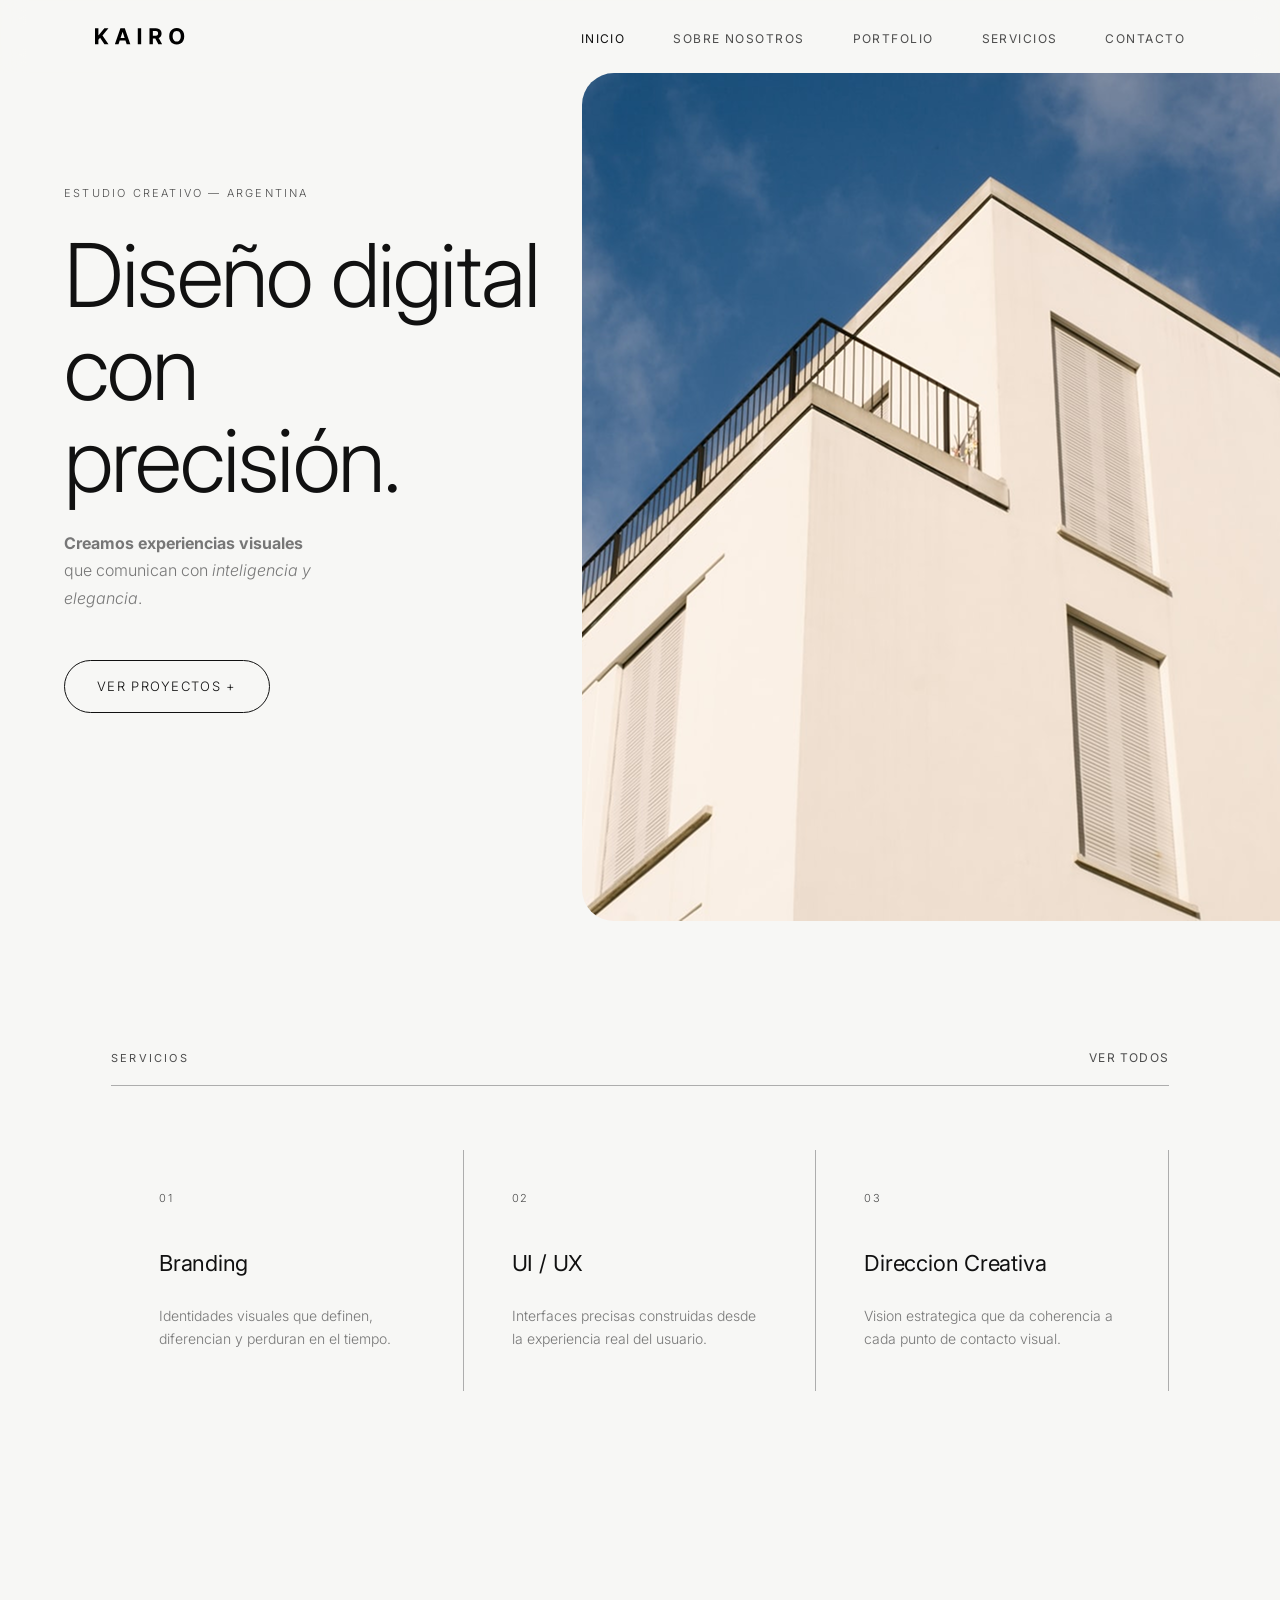
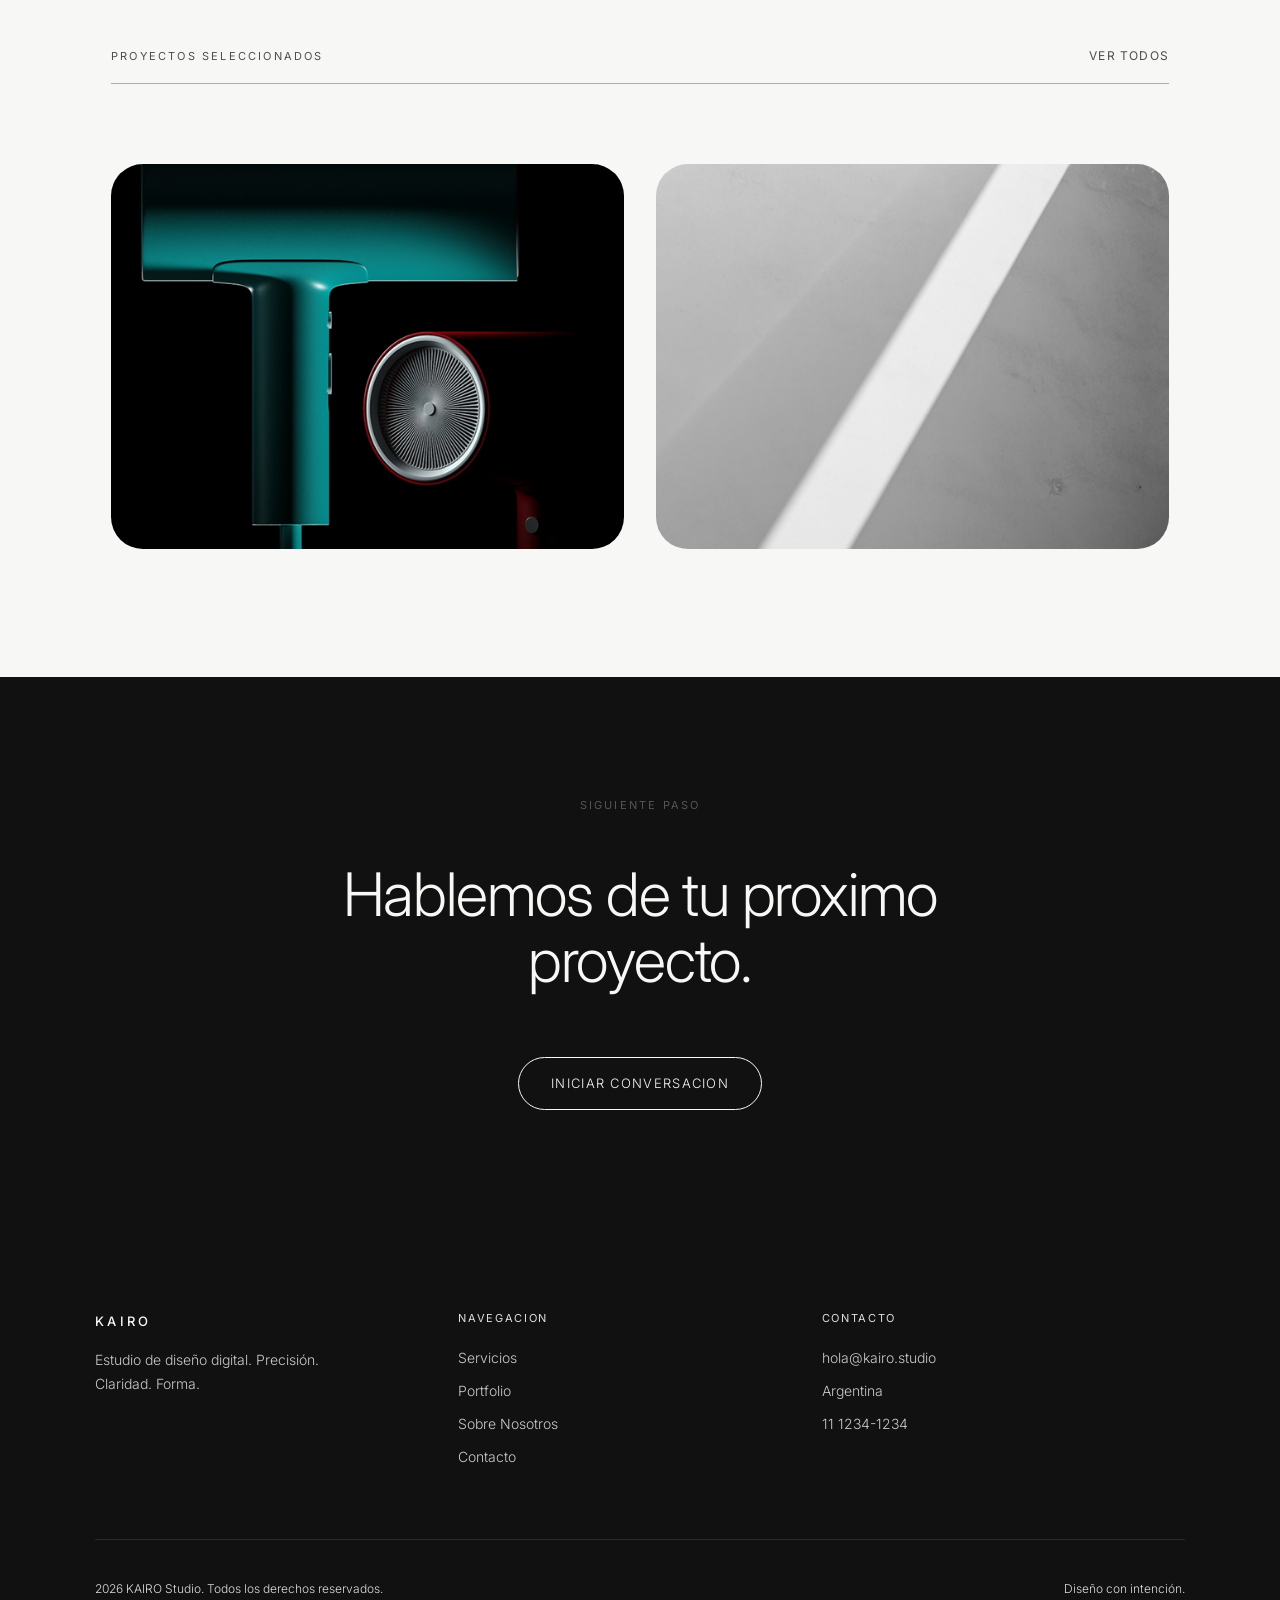
<file: index.html>
<!DOCTYPE html>
<html lang="es">

<head>
    <meta charset="UTF-8">
    <meta name="viewport" content="width=device-width, initial-scale=1.0">
    <title>KAIRO | Inicio</title>
    <link rel="stylesheet" href="css/style.css">
</head>

<body>
    <header>
        <h1><a href="index.html">KAIRO</a></h1>
        <input type="checkbox" id="menu-toggle" class="menu-toggle">
        <label for="menu-toggle" class="menu-btn" aria-label="Abrir menú">
            <span></span><span></span><span></span>
        </label>
        <nav>
            <ul>
                <li><a href="#">Inicio</a></li>
                <li><a href="pages/about.html">Sobre Nosotros</a></li>
                <li><a href="pages/portfolio.html">Portfolio</a></li>
                <li><a href="pages/service.html">Servicios</a></li>
                <li><a href="pages/contacto.html">Contacto</a></li>
            </ul>
        </nav>
    </header>

    <main>
        <section class="hero">
            <p class="hero-label">Estudio Creativo — Argentina</p>
            <h2>Diseño digital <br>con precisión.</h2>
            <p class="hero-desc"><strong>Creamos experiencias visuales</strong> que comunican con <em>inteligencia y elegancia</em>.
            </p>
            <a class="hero-link" href="pages/portfolio.html">VER PROYECTOS +</a>
            <figure>
                <img src="assets/imagen-edificio.png" alt="Kairo Office">
            </figure>
        </section>

        <section class="index-servicios">
            <div class="servicios-header">
                <a href="pages/service.html">VER TODOS</a>
                <h2>Servicios</h2>
            </div>

            <div class="servicios-grid">
                <article class="servicio-primero">
                    <p class="servicio-num">01</p>
                    <h3>Branding</h3>
                    <p class="servicio-texto">Identidades visuales que definen, diferencian y perduran en el tiempo.</p>
                </article>

                <article>
                    <p class="servicio-num">02</p>
                    <h3>UI / UX</h3>
                    <p class="servicio-texto">Interfaces precisas construidas desde la experiencia real del usuario.</p>
                </article>

                <article class="servicio-ultimo">
                    <p class="servicio-num">03</p>
                    <h3>Direccion Creativa</h3>
                    <p class="servicio-texto">Vision estrategica que da coherencia a cada punto de contacto visual.</p>
                </article>
            </div>

        </section>

        <section class="index-proyectos">
            <div class="proyectos-contenedor">
                <div class="proyectos-header">
                    <a href="pages/portfolio.html">VER TODOS</a>
                    <h2>Proyectos seleccionados</h2>
                </div>
                <article>
                    <figure>
                        <img src="assets/forma_studio.png" alt="Forma Studio">
                        <figcaption>
                            <h3>Forma Studio</h3>
                            <p>Branding</p>
                        </figcaption>
                    </figure>
                </article>
                <article>
                    <figure>
                        <img src="assets/luz_sombra.png" alt="Luz y Sombra">
                        <figcaption>
                            <h3>Luz y Sombra</h3>
                            <p>Fotografia</p>
                        </figcaption>
                    </figure>
                </article>
            </div>
        </section>

    </main>

    <section class="index-cta">
        <p>Siguiente paso</p>
        <h2>Hablemos de tu proximo proyecto.</h2>
        <a href="pages/contacto.html">Iniciar conversacion</a>
    </section>

    <footer>
        <div class="footer-brand">
            <p class="footer-title">KAIRO</p>
            <p>Estudio de diseño digital.
                Precisión. Claridad. Forma.</p>
        </div>
        <div class="footer-nav">
            <p class="footer-title">Navegacion</p>
            <p><a href="pages/service.html">Servicios</a></p>
            <p><a href="pages/portfolio.html">Portfolio</a></p>
            <p><a href="pages/about.html">Sobre Nosotros</a></p>
            <p><a href="pages/contacto.html">Contacto</a></p>
        </div>
        <div class="footer-contact">
            <p class="footer-title">Contacto</p>
            <p>hola@kairo.studio</p>
            <p>Argentina</p>
            <p>11 1234-1234</p>
        </div>
        <div class="footer-bottom">
            <p>2026 KAIRO Studio. Todos los derechos reservados.</p>
            <p>Diseño con intención.</p>
        </div>
    </footer>

</body>

</html>
</file>
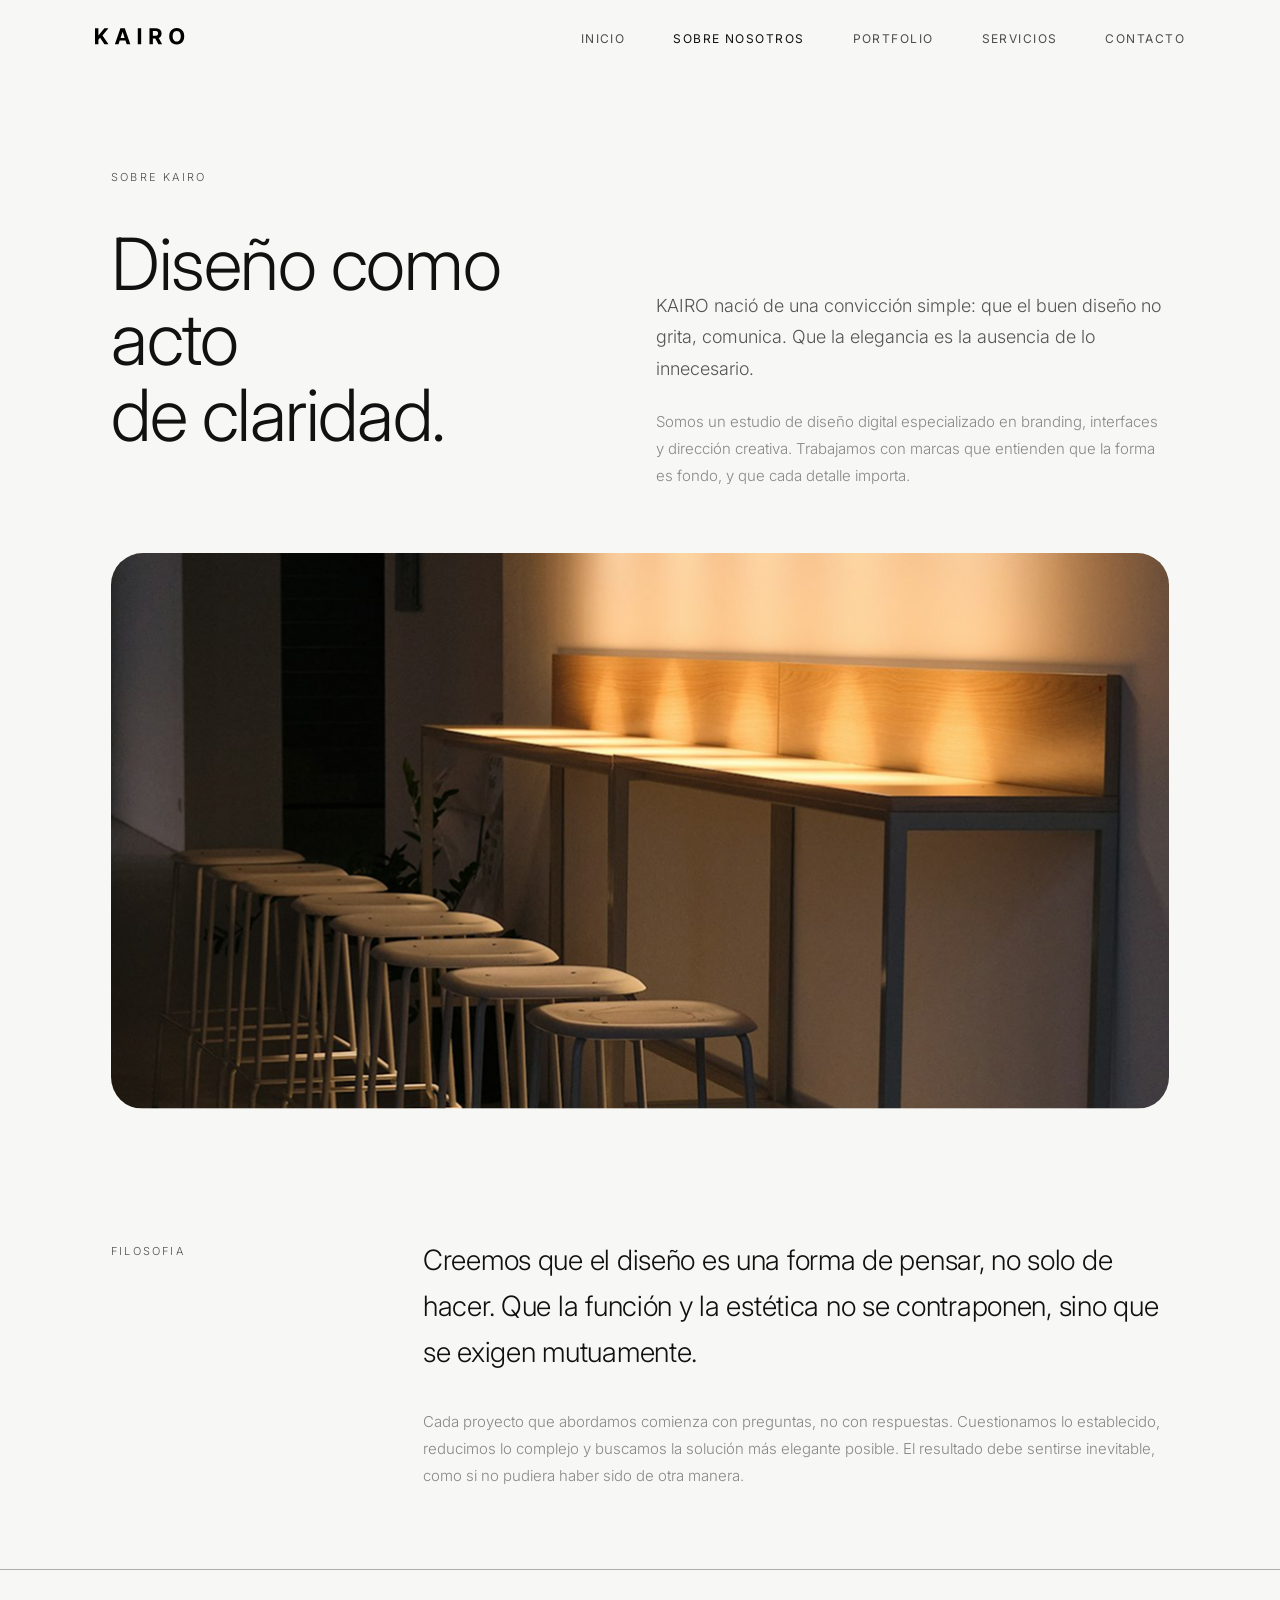
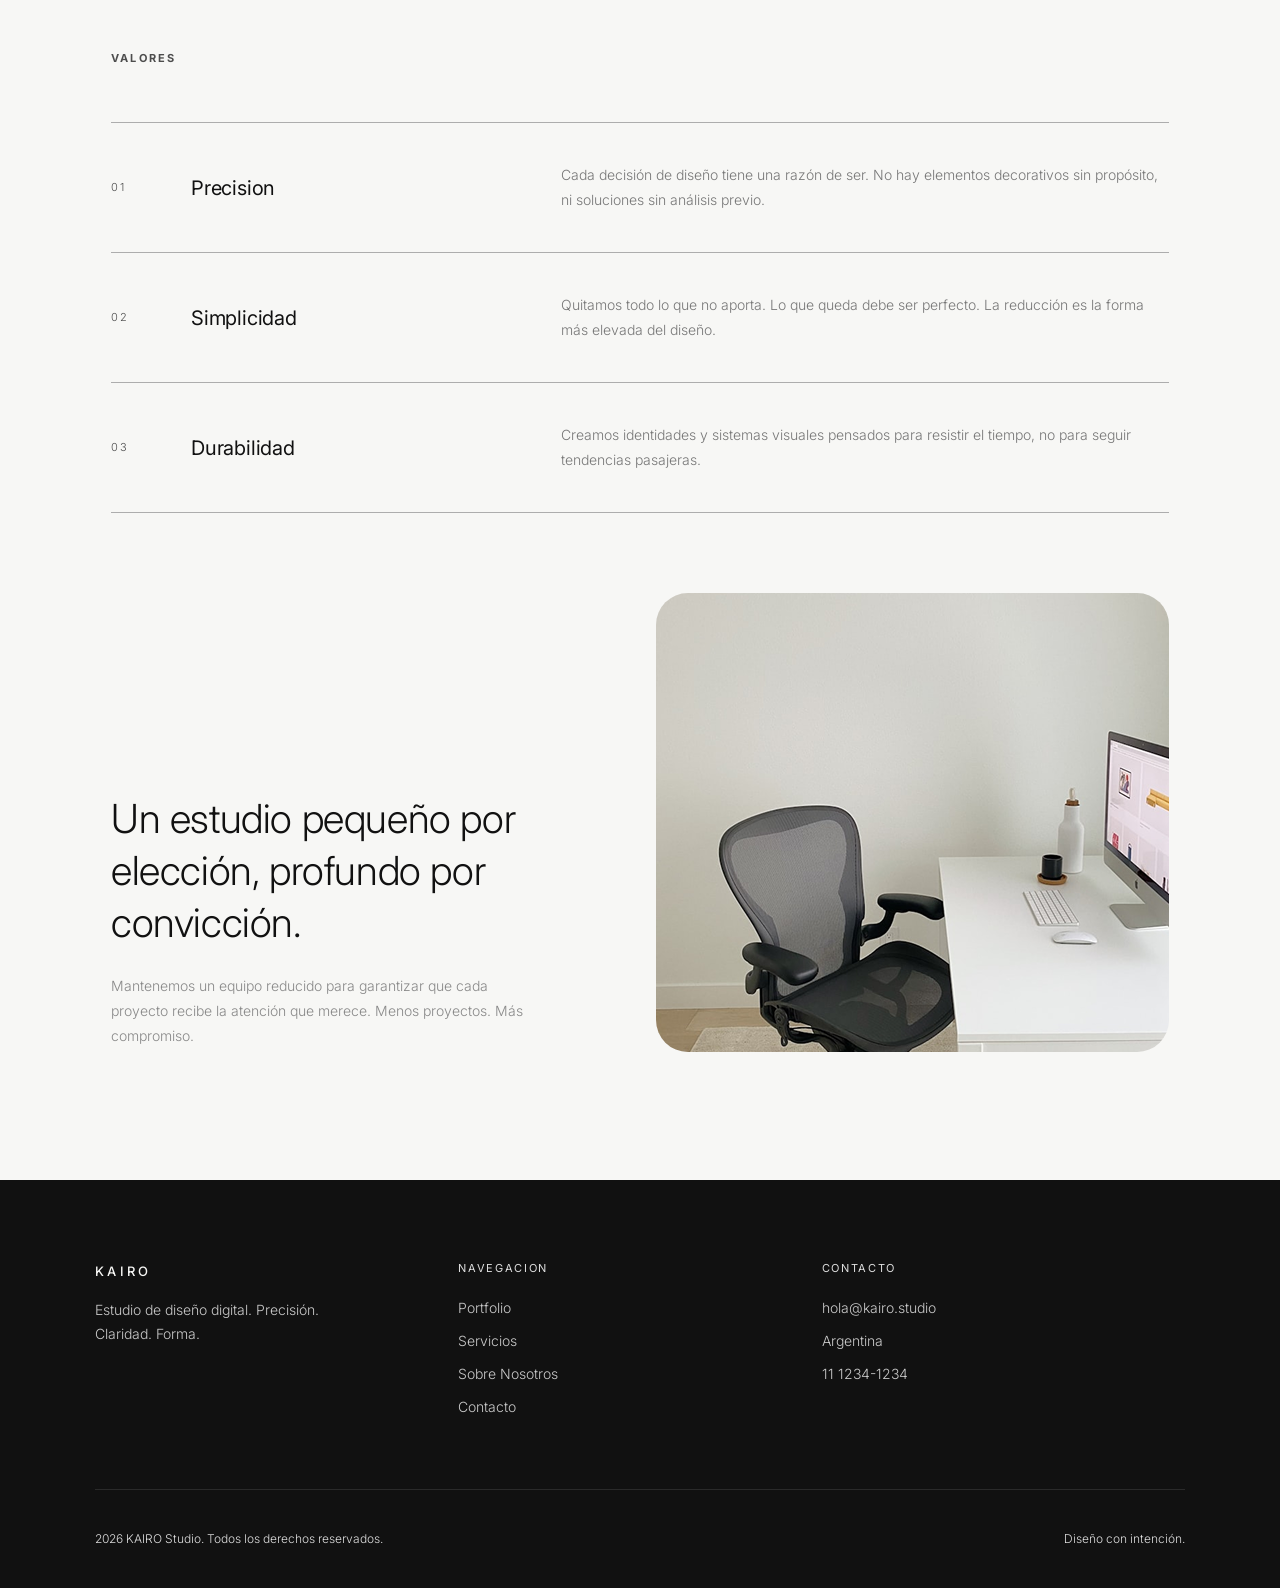
<file: pages/about.html>
<!DOCTYPE html>
<html lang="es">

<head>
    <meta charset="UTF-8">
    <meta name="viewport" content="width=device-width, initial-scale=1.0">
    <title>KAIRO | Sobre Nosotros</title>
    <link rel="stylesheet" href="../css/style.css">
</head>

<body>
    <header>
        <h1><a href="../index.html">KAIRO</a></h1>
        <input type="checkbox" id="menu-toggle" class="menu-toggle">
        <label for="menu-toggle" class="menu-btn" aria-label="Abrir menú">
            <span></span><span></span><span></span>
        </label>
        <nav>
            <ul>
                <li><a href="../index.html">Inicio</a></li>
                <li><a href="#">Sobre Nosotros</a></li>
                <li><a href="portfolio.html">Portfolio</a></li>
                <li><a href="service.html">Servicios</a></li>
                <li><a href="contacto.html">Contacto</a></li>
            </ul>
        </nav>
    </header>

    <main>

        <section class="about-intro">
            <p class="about-label">Sobre Kairo</p>
            <div class="about-intro-grid">
                <h2>Diseño como acto<br>de claridad.</h2>
                <div class="about-intro-texto">
                    <p class="intro-principal">KAIRO nació de una convicción simple: que el buen diseño no grita, comunica. Que la elegancia es la ausencia de lo innecesario.</p>
                    <p class="intro-secundario">Somos un estudio de diseño digital especializado en branding, interfaces y dirección creativa. Trabajamos con marcas que entienden que la forma es fondo, y que cada detalle importa.</p>
                </div>
            </div>
        </section>

        <div class="about-imagen">
            <img src="../assets/imagen-salon.png" alt="KAIRO Studio interior">
        </div>

        <div class="about-filosofia">
            <p class="filosofia-label">Filosofia</p>
            <div class="about-filosofia-texto">
                <p class="about-quote">Creemos que el diseño es una forma de pensar, no solo de hacer. Que la función y la estética no se contraponen, sino que se exigen mutuamente.</p>
                <p class="filosofia-desc">Cada proyecto que abordamos comienza con preguntas, no con respuestas. Cuestionamos lo establecido, reducimos lo complejo y buscamos la solución más elegante posible. El resultado debe sentirse inevitable, como si no pudiera haber sido de otra manera.</p>
            </div>
        </div>

        <section class="about-valores">
            <h2 class="valores-label">Valores</h2>
            <div class="valores-lista">
                <div class="valor-item">
                    <span>01</span>
                    <h3>Precision</h3>
                    <p>Cada decisión de diseño tiene una razón de ser. No hay elementos decorativos sin propósito, ni soluciones sin análisis previo.</p>
                </div>
                <div class="valor-item">
                    <span>02</span>
                    <h3>Simplicidad</h3>
                    <p>Quitamos todo lo que no aporta. Lo que queda debe ser perfecto. La reducción es la forma más elevada del diseño.</p>
                </div>
                <div class="valor-item valor-item-ultimo">
                    <span>03</span>
                    <h3>Durabilidad</h3>
                    <p>Creamos identidades y sistemas visuales pensados para resistir el tiempo, no para seguir tendencias pasajeras.</p>
                </div>
            </div>
        </section>

        <section class="about-cierre">
            <div class="about-cierre-texto">
                <h2>Un estudio pequeño por elección, profundo por convicción.</h2>
                <p>Mantenemos un equipo reducido para garantizar que cada proyecto recibe la atención que merece. Menos proyectos. Más compromiso.</p>
            </div>
            <div class="about-cierre-imagen">
                <img src="../assets/imagen-oficina.png" alt="KAIRO oficina">
            </div>
        </section>

    </main>

    <footer>
        <div class="footer-brand">
            <p class="footer-title">KAIRO</p>
            <p>Estudio de diseño digital.
                Precisión. Claridad. Forma.</p>
        </div>
        <div class="footer-nav">
            <p class="footer-title">Navegacion</p>
            <p><a href="portfolio.html">Portfolio</a></p>
            <p><a href="service.html">Servicios</a></p>
            <p><a href="#">Sobre Nosotros</a></p>
            <p><a href="contacto.html">Contacto</a></p>
        </div>
        <div class="footer-contact">
            <p class="footer-title">Contacto</p>
            <p>hola@kairo.studio</p>
            <p>Argentina</p>
            <p>11 1234-1234</p>
        </div>
        <div class="footer-bottom">
            <p>2026 KAIRO Studio. Todos los derechos reservados.</p>
            <p>Diseño con intención.</p>
        </div>
    </footer>

</body>

</html>
</file>
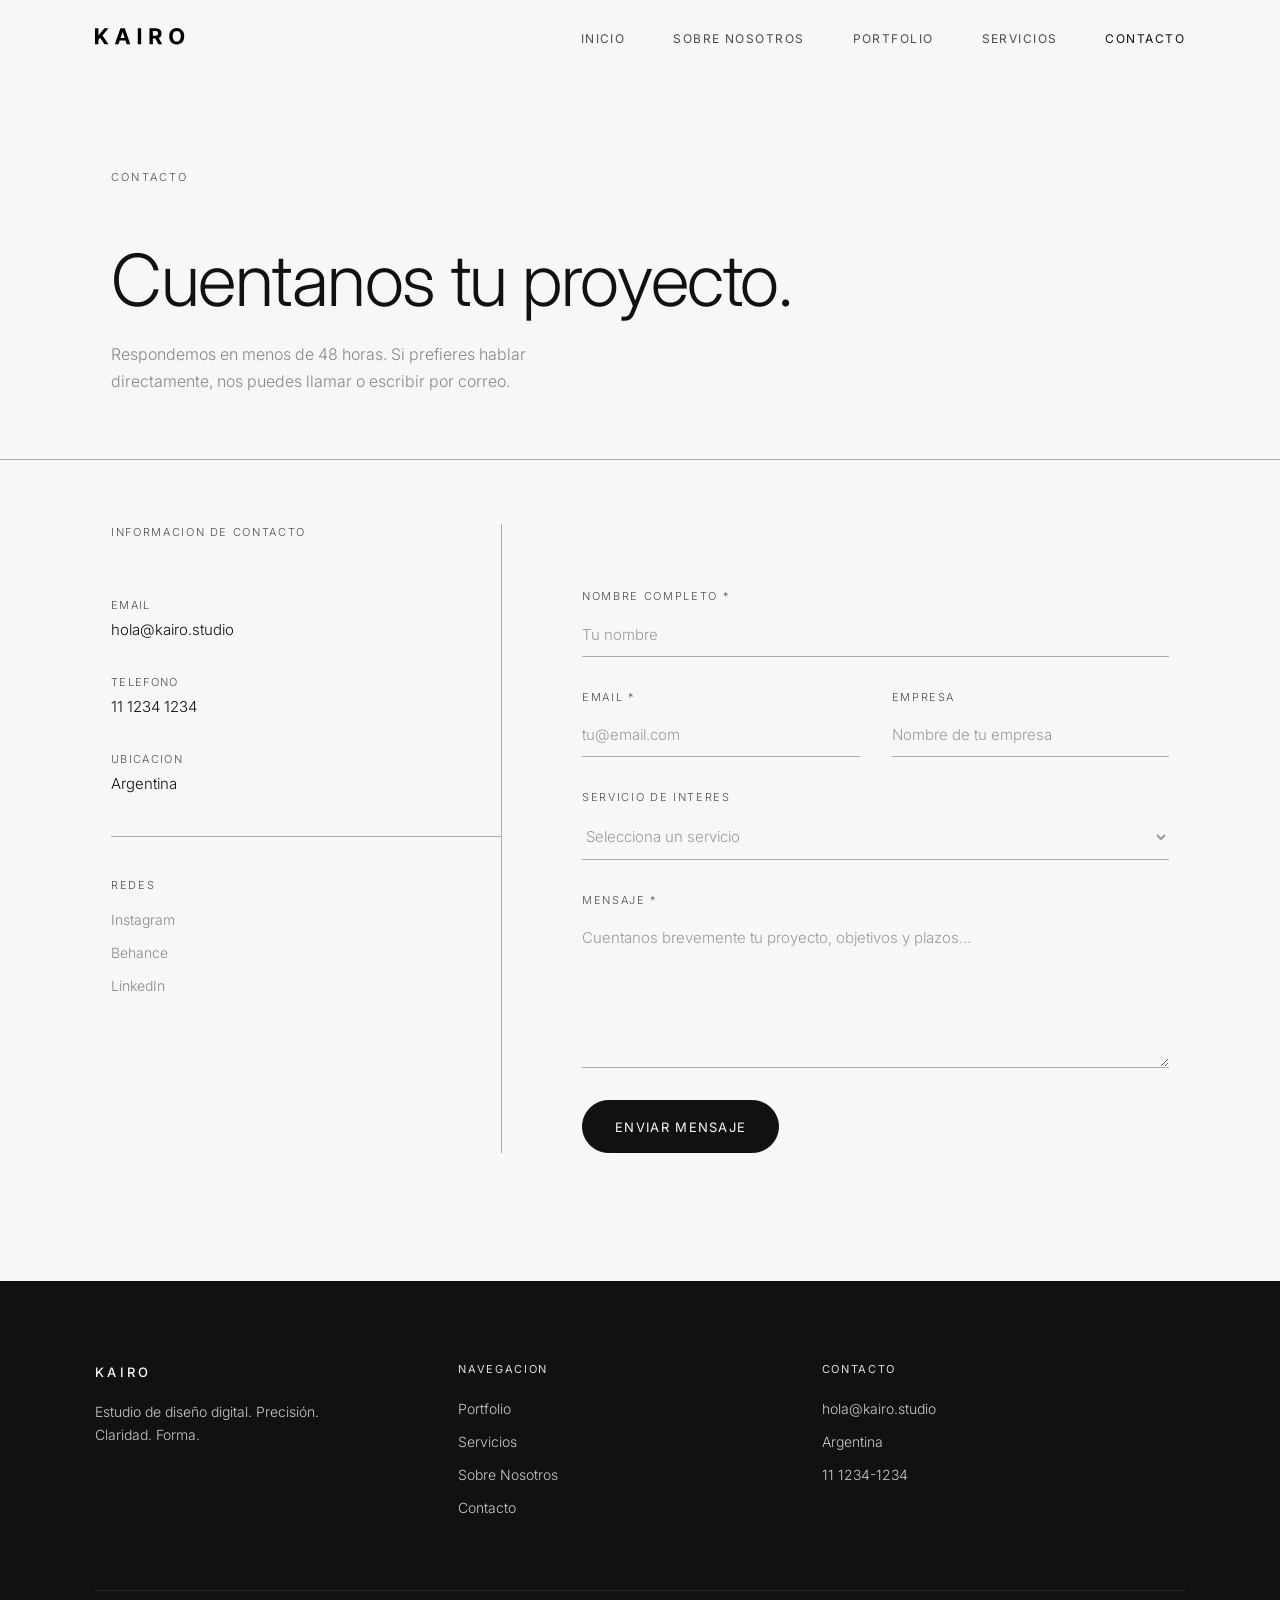
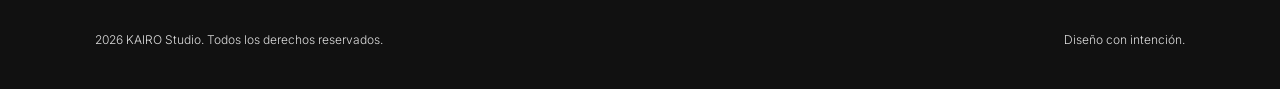
<file: pages/contacto.html>
<!DOCTYPE html>
<html lang="es">

<head>
    <meta charset="UTF-8">
    <meta name="viewport" content="width=device-width, initial-scale=1.0">
    <title>KAIRO | Contacto</title>
    <link rel="stylesheet" href="../css/style.css">
</head>

<body>

    <header>
        <h1><a href="../index.html">KAIRO</a></h1>
        <input type="checkbox" id="menu-toggle" class="menu-toggle">
        <label for="menu-toggle" class="menu-btn" aria-label="Abrir menú">
            <span></span><span></span><span></span>
        </label>
        <nav>
            <ul>
                <li><a href="../index.html">Inicio</a></li>
                <li><a href="about.html">Sobre Nosotros</a></li>
                <li><a href="portfolio.html">Portfolio</a></li>
                <li><a href="service.html">Servicios</a></li>
                <li><a href="#">Contacto</a></li>
            </ul>
        </nav>
    </header>

    <main>

        <section class="contacto-intro">
            <p class="contacto-label">Contacto</p>
            <h2>Cuentanos tu proyecto.</h2>
            <p class="contacto-subtitle">Respondemos en menos de 48 horas. Si prefieres hablar directamente, nos puedes llamar o escribir por correo.</p>
        </section>

        <div class="contacto-cuerpo">
            <div class="contacto-info">
                <p class="info-label">Informacion de contacto</p>
                <div class="contacto-datos">
                    <div class="contacto-item">
                        <p class="item-label">Email</p>
                        <p class="item-valor">hola@kairo.studio</p>
                    </div>
                    <div class="contacto-item">
                        <p class="item-label">Telefono</p>
                        <p class="item-valor">11 1234 1234</p>
                    </div>
                    <div class="contacto-item">
                        <p class="item-label">Ubicacion</p>
                        <p class="item-valor">Argentina</p>
                    </div>
                </div>
                <div class="contacto-redes">
                    <p class="redes-label">Redes</p>
                    <a href="#">Instagram</a>
                    <a href="#">Behance</a>
                    <a href="#">LinkedIn</a>
                </div>
            </div>

            <form class="contacto-form">
                <div class="form-field">
                    <label class="form-label" for="nombre">Nombre completo *</label>
                    <input type="text" id="nombre" name="nombre" placeholder="Tu nombre" required>
                </div>
                <div class="form-row">
                    <div class="form-field">
                        <label class="form-label" for="email">Email *</label>
                        <input type="email" id="email" name="email" placeholder="tu@email.com" required>
                    </div>
                    <div class="form-field">
                        <label class="form-label" for="empresa">Empresa</label>
                        <input type="text" id="empresa" name="empresa" placeholder="Nombre de tu empresa">
                    </div>
                </div>
                <div class="form-field">
                    <label class="form-label" for="servicio">Servicio de interes</label>
                    <select class="form-select" id="servicio" name="servicio">
                        <option value="" selected>Selecciona un servicio</option>
                        <option value="branding">Branding</option>
                        <option value="ui-ux">UI / UX Design</option>
                        <option value="direccion-creativa">Dirección Creativa</option>
                        <option value="editorial">Diseño Editorial</option>
                    </select>
                </div>
                <div class="form-field">
                    <label class="form-label" for="mensaje">Mensaje *</label>
                    <textarea class="form-textarea" id="mensaje" name="mensaje" placeholder="Cuentanos brevemente tu proyecto, objetivos y plazos..." required></textarea>
                </div>
                <button type="submit">Enviar mensaje</button>
            </form>
        </div>

    </main>

    <footer>
        <div class="footer-brand">
            <p class="footer-title">KAIRO</p>
            <p>Estudio de diseño digital.
                Precisión. Claridad. Forma.</p>
        </div>
        <div class="footer-nav">
            <p class="footer-title">Navegacion</p>
            <p><a href="portfolio.html">Portfolio</a></p>
            <p><a href="service.html">Servicios</a></p>
            <p><a href="about.html">Sobre Nosotros</a></p>
            <p><a href="#">Contacto</a></p>
        </div>
        <div class="footer-contact">
            <p class="footer-title">Contacto</p>
            <p>hola@kairo.studio</p>
            <p>Argentina</p>
            <p>11 1234-1234</p>
        </div>
        <div class="footer-bottom">
            <p>2026 KAIRO Studio. Todos los derechos reservados.</p>
            <p>Diseño con intención.</p>
        </div>
    </footer>

</body>

</html>
</file>
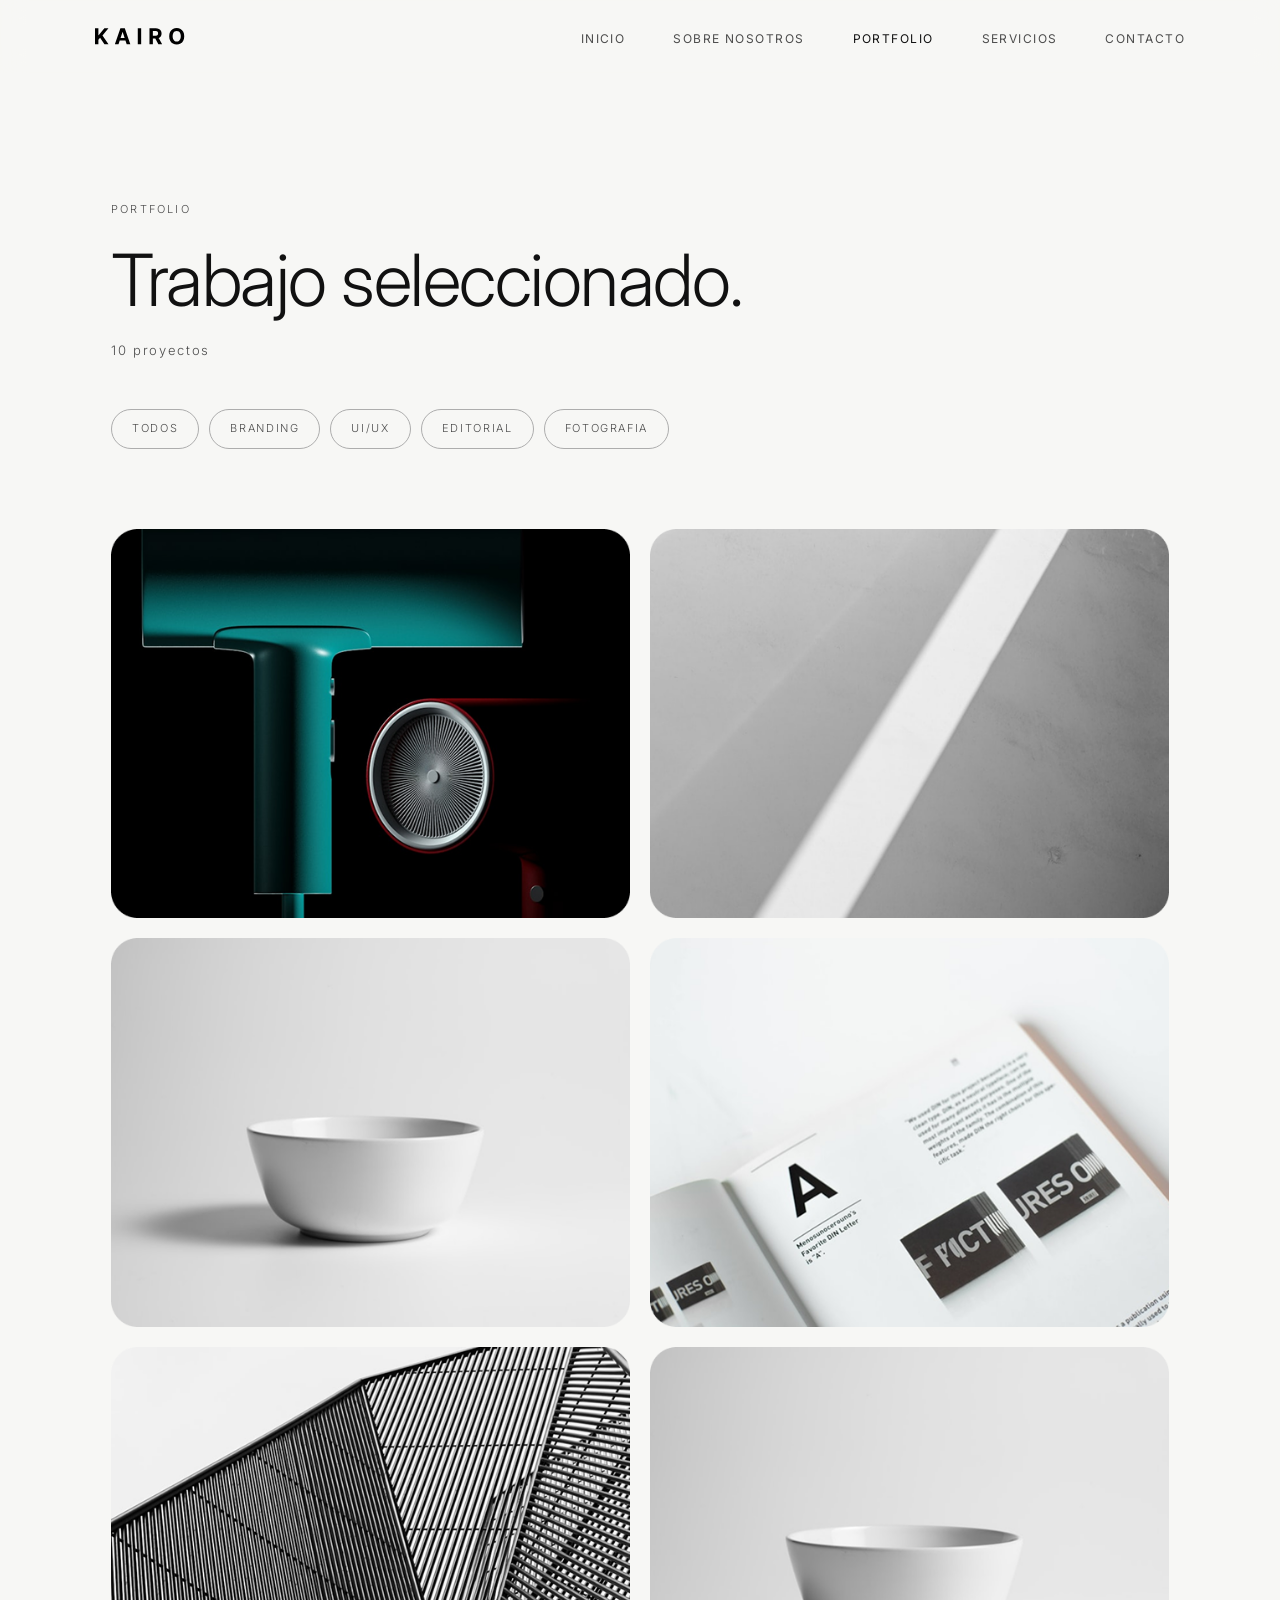
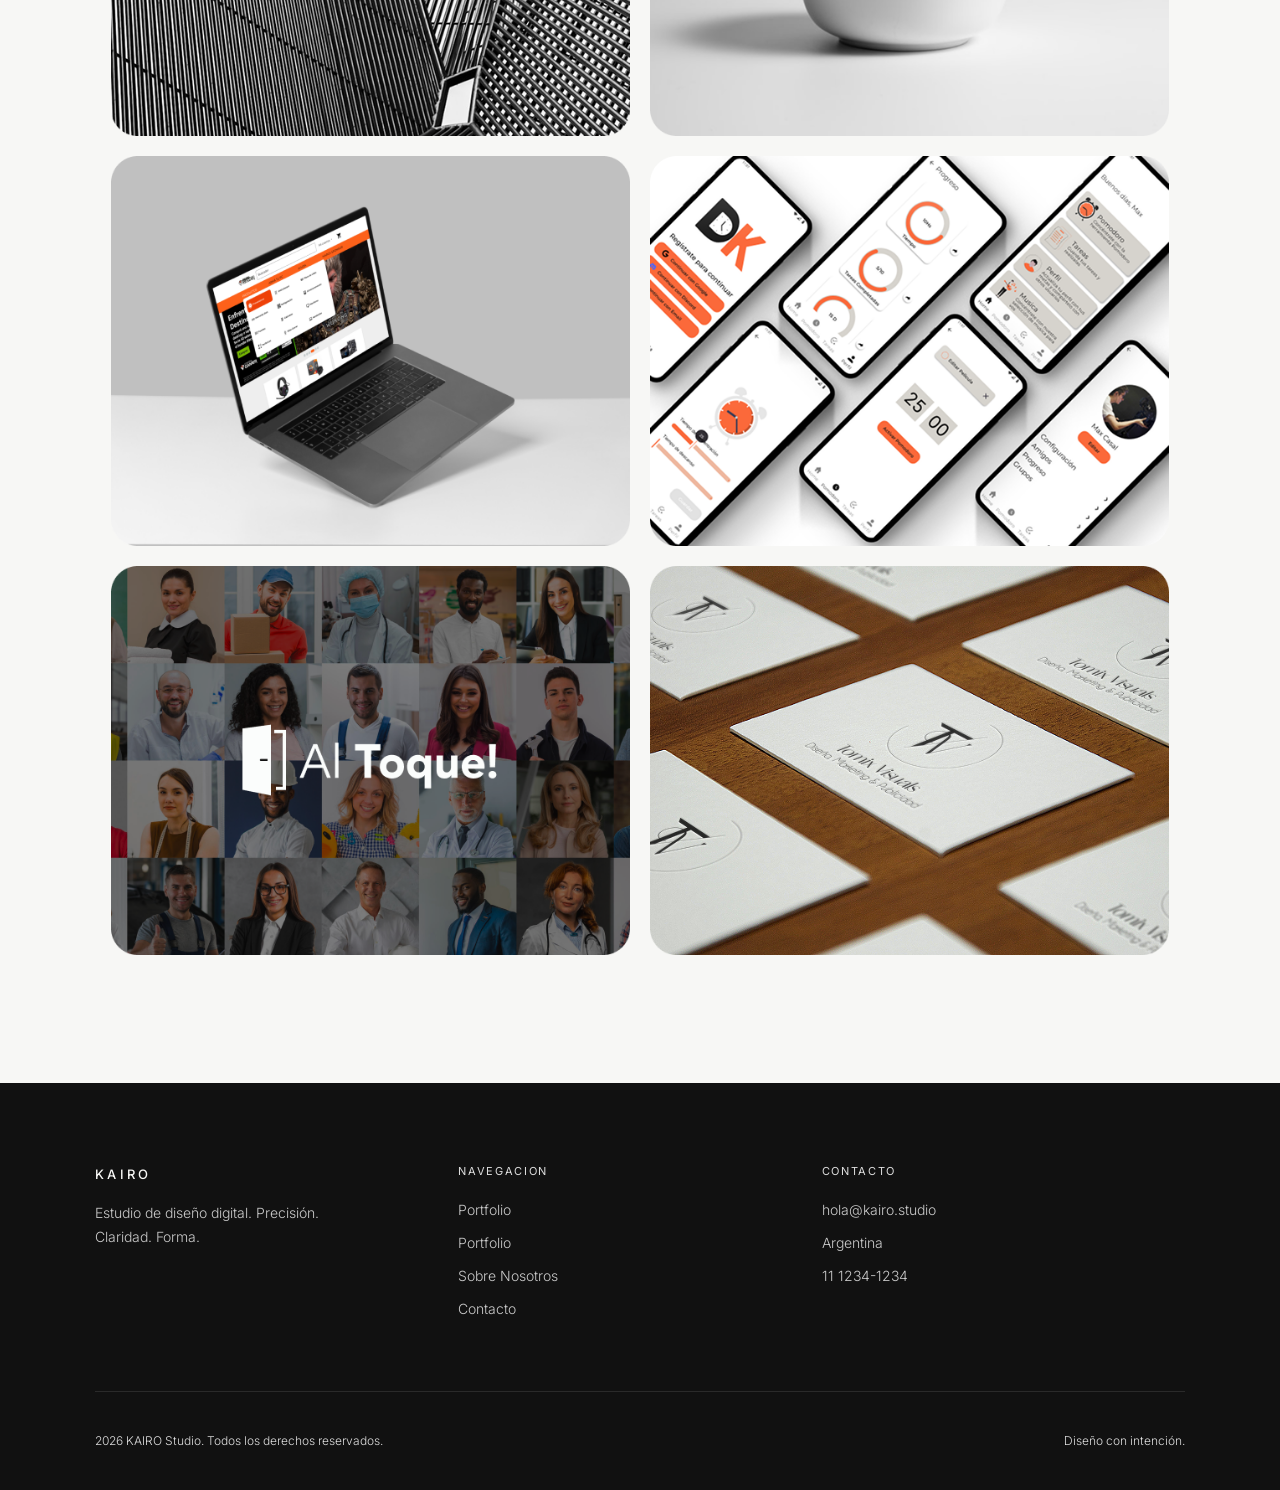
<file: pages/portfolio.html>
<!DOCTYPE html>
<html lang="es">

<head>
    <meta charset="UTF-8">
    <meta name="viewport" content="width=device-width, initial-scale=1.0">
    <title>KAIRO | Trabajo Seleccionado</title>
    <link rel="stylesheet" href="../css/style.css">
</head>

<body>
    <header>
        <h1><a href="../index.html">KAIRO</a></h1>
        <input type="checkbox" id="menu-toggle" class="menu-toggle">
        <label for="menu-toggle" class="menu-btn" aria-label="Abrir menú">
            <span></span><span></span><span></span>
        </label>
        <nav>
            <ul>
                <li><a href="../index.html">Inicio</a></li>
                <li><a href="about.html">Sobre Nosotros</a></li>
                <li><a href="#">Portfolio</a></li>
                <li><a href="service.html">Servicios</a></li>
                <li><a href="contacto.html">Contacto</a></li>
            </ul>
        </nav>
    </header>

    <main>
        <section class="portfolio-header">
            <p class="portfolio-label">Portfolio</p>
            <h2>Trabajo seleccionado.</h2>
            <p class="portfolio-cantidad">10 proyectos</p>
            <div class="filtros">
                <span class="filtro-activo">TODOS</span>
                <span>BRANDING</span>
                <span>UI/UX</span>
                <span>EDITORIAL</span>
                <span>FOTOGRAFIA</span>
            </div>
        </section>

        <section class="portfolio-grid">

            <figure>
                <img src="../assets/forma_studio.png" alt="Forma Studio">
                <figcaption>
                    <h2>Forma Studio</h2>
                </figcaption>
            </figure>

            <figure>
                <img src="../assets/luz_sombra.png" alt="Luz y Sombra">
                <figcaption>
                    <h2>Luz y Sombra</h2>
                </figcaption>
            </figure>

            <figure>
                <img src="../assets/plato.png" alt="Plato">
                <figcaption>
                    <h2>Plato</h2>
                </figcaption>
            </figure>

            <figure>
                <img src="../assets/tipos_espacio.png" alt="Tipos Espacio">
                <figcaption>
                    <h2>Tipos Espacio</h2>
                </figcaption>
            </figure>

            <figure>
                <img src="../assets/geo_interface.png" alt="Geo Interface">
                <figcaption>
                    <h2>Geo Interface</h2>
                </figcaption>
            </figure>

            <figure>
                <img src="../assets/plato.png" alt="Plato">
                <figcaption>
                    <h2>Plato</h2>
                </figcaption>
            </figure>

            <figure>
                <img src="../assets/imagen_compragamer.png" alt="Rediseño Compra Gamer">
                <figcaption>
                    <h2>Rediseño Compra Gamer</h2>
                </figcaption>
            </figure>

            <figure>
                <img src="../assets/dk_app.png" alt="DK App">
                <figcaption>
                    <h2>DK App</h2>
                </figcaption>
            </figure>

            <figure>
                <img src="../assets/altoque_app.png" alt="Branding de Al Toque!">
                <figcaption>
                    <h2>Branding de Al Toque!</h2>
                </figcaption>
            </figure>

            <figure>
                <img src="../assets/tomixvisuals.png" alt="Branding de Tomix Visuals">
                <figcaption>
                    <h2>Branding de Tomix Visuals</h2>
                </figcaption>
            </figure>


        </section>
    </main>

    <footer>
        <div class="footer-brand">
            <p class="footer-title">KAIRO</p>
            <p>Estudio de diseño digital.
                Precisión. Claridad. Forma.</p>
        </div>
        <div class="footer-nav">
            <p class="footer-title">Navegacion</p>
            <p><a href="#">Portfolio</a></p>
            <p><a href="portfolio.html">Portfolio</a></p>
            <p><a href="about.html">Sobre Nosotros</a></p>
            <p><a href="contacto.html">Contacto</a></p>
        </div>
        <div class="footer-contact">
            <p class="footer-title">Contacto</p>
            <p>hola@kairo.studio</p>
            <p>Argentina</p>
            <p>11 1234-1234</p>
        </div>
        <div class="footer-bottom">
            <p>2026 KAIRO Studio. Todos los derechos reservados.</p>
            <p>Diseño con intención.</p>
        </div>
    </footer>

</body>

</html>
</file>
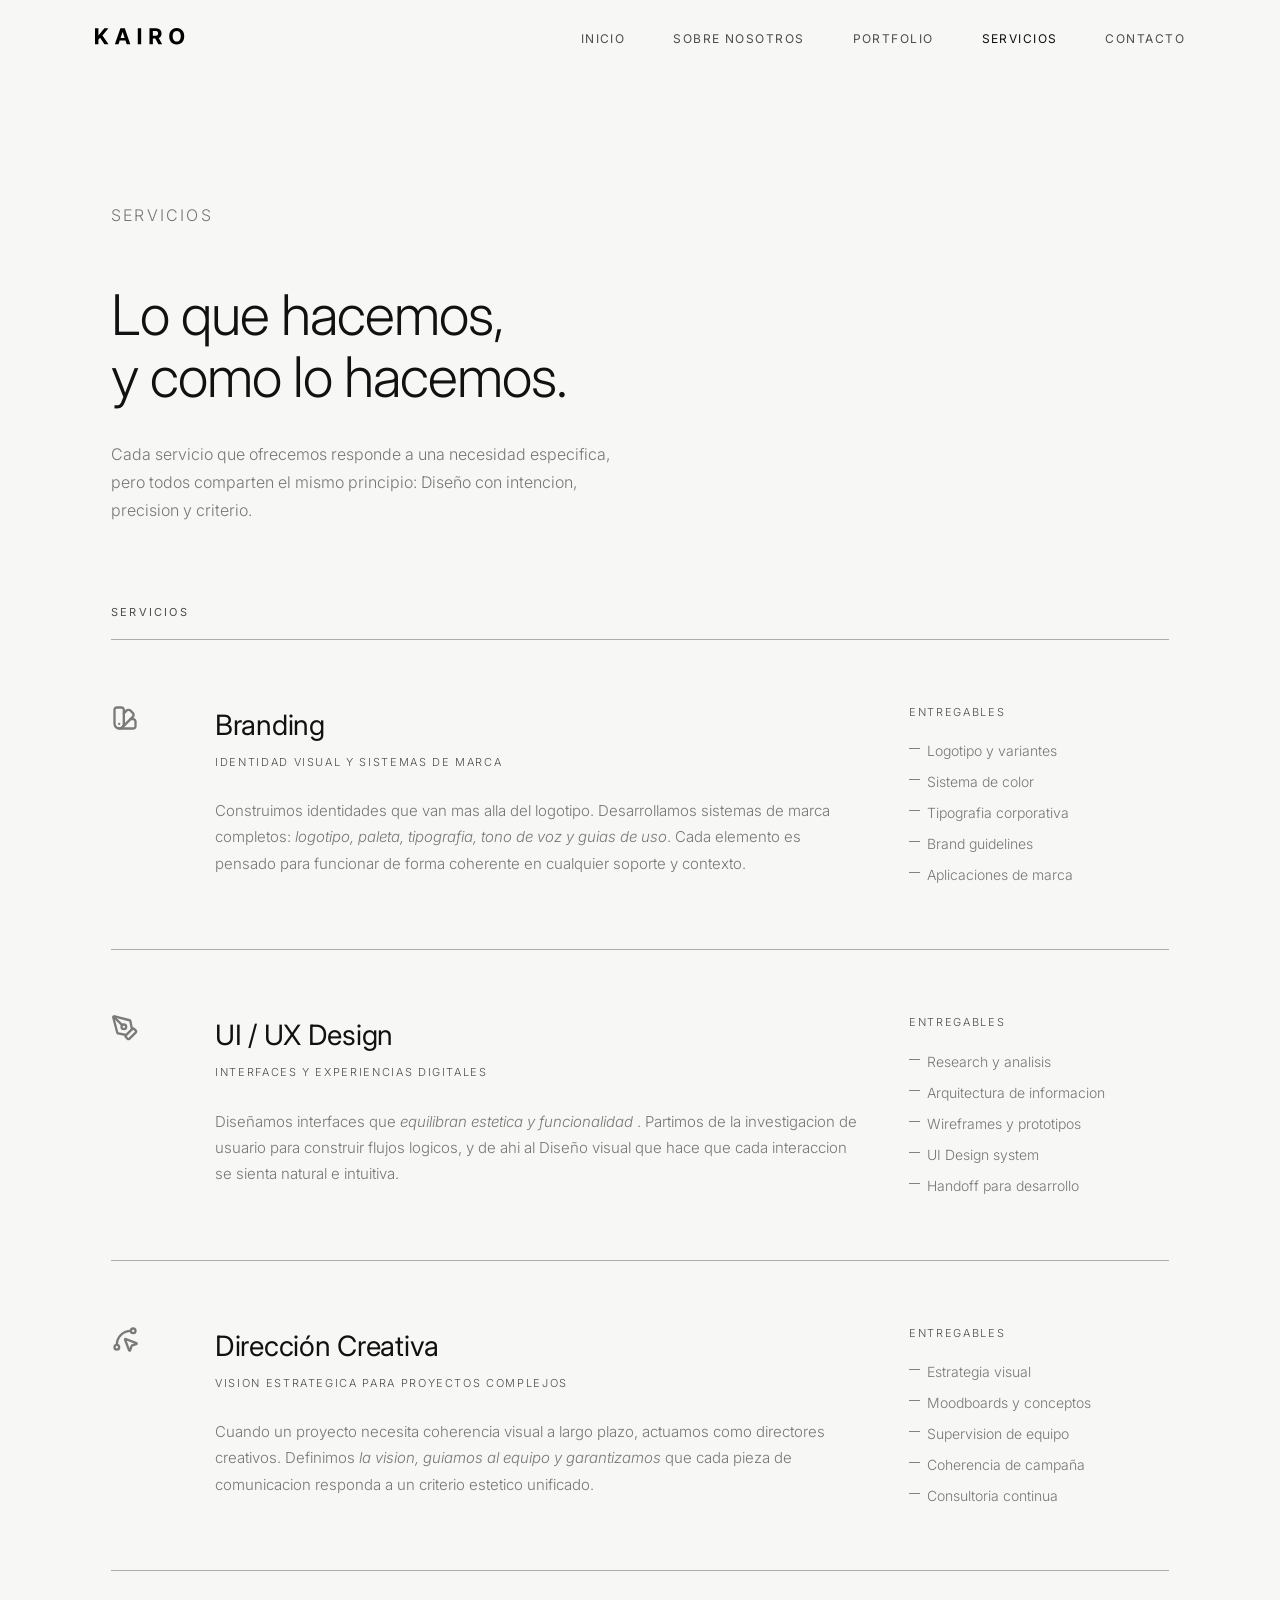
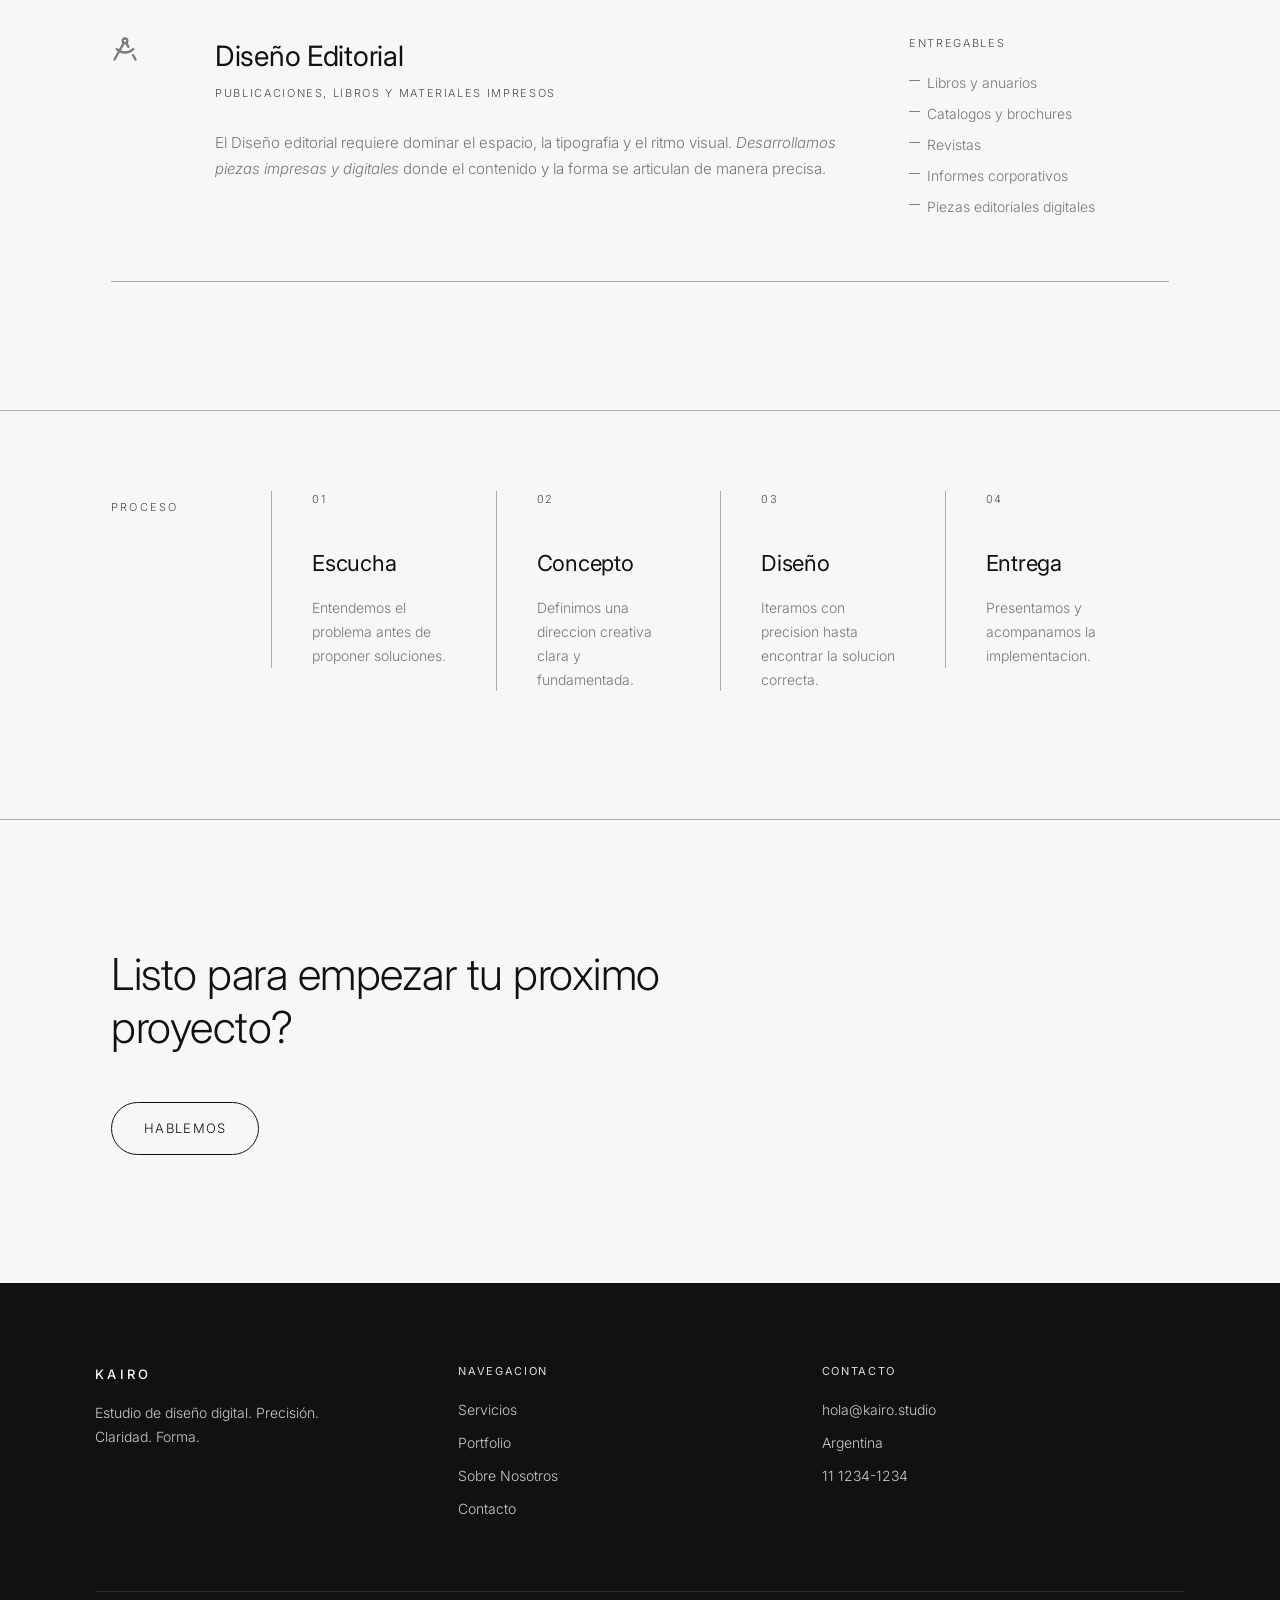
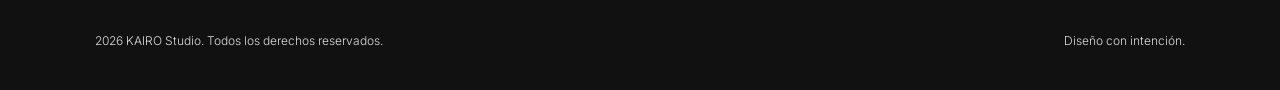
<file: pages/service.html>
<!DOCTYPE html>
<html lang="es">

<head>
    <meta charset="UTF-8">
    <meta name="viewport" content="width=device-width, initial-scale=1.0">
    <title>KAIRO | Servicios</title>
    <link rel="stylesheet" href="../css/style.css">
</head>

<body>
    <header>
        <h1><a href="../index.html">KAIRO</a></h1>
        <input type="checkbox" id="menu-toggle" class="menu-toggle">
        <label for="menu-toggle" class="menu-btn" aria-label="Abrir menú">
            <span></span><span></span><span></span>
        </label>
        <nav>
            <ul>
                <li><a href="../index.html">Inicio</a></li>
                <li><a href="about.html">Sobre Nosotros</a></li>
                <li><a href="portfolio.html">Portfolio</a></li>
                <li><a href="#">Servicios</a></li>
                <li><a href="contacto.html">Contacto</a></li>
            </ul>
        </nav>
    </header>

    <main>
        <section class="service-intro">
            <p class="contacto-label">Servicios</p>
            <h2>Lo que hacemos, <br>y como lo hacemos.</h2>
            <p>Cada servicio que ofrecemos responde a una necesidad especifica, pero todos comparten el mismo principio:
                Diseño con intencion, precision y criterio.</p>
        </section>

        <section class="service-lista">
            <h2 class="lista-titulo">Servicios</h2>
            <article>
                <img src="../assets/svg_icons/swatch-book.svg" alt="Branding">
                <div class="servicio-info">
                    <h3>Branding</h3>
                    <p class="servicio-subtitulo">Identidad visual y sistemas de marca</p>
                    <p class="servicio-desc">Construimos identidades que van mas alla del logotipo. Desarrollamos sistemas de marca
                        completos:<em> logotipo, paleta, tipografia, tono de voz y guias de uso</em>. Cada elemento es
                        pensado para funcionar de forma coherente en cualquier soporte y contexto.</p>
                </div>
                <div class="servicio-entregables">
                    <p>Entregables</p>
                    <ul>
                        <li>Logotipo y variantes</li>
                        <li>Sistema de color</li>
                        <li>Tipografia corporativa</li>
                        <li>Brand guidelines</li>
                        <li>Aplicaciones de marca</li>
                    </ul>
                </div>
            </article>

            <article>
                <img src="../assets/svg_icons/pen-tool.svg" alt="UI / UX Design">
                <div class="servicio-info">
                    <h3>UI / UX Design</h3>
                    <p class="servicio-subtitulo">Interfaces y experiencias digitales</p>
                    <p class="servicio-desc">Diseñamos interfaces que <em> equilibran estetica y funcionalidad </em>. Partimos de la
                        investigacion de usuario para construir flujos logicos, y de ahi al Diseño visual que hace que
                        cada interaccion se sienta natural e intuitiva.</p>
                </div>
                <div class="servicio-entregables">
                    <p>Entregables</p>
                    <ul>
                        <li>Research y analisis</li>
                        <li>Arquitectura de informacion</li>
                        <li>Wireframes y prototipos</li>
                        <li>UI Design system</li>
                        <li>Handoff para desarrollo</li>
                    </ul>
                </div>
            </article>

            <article>
                <img src="../assets/svg_icons/spline-pointer.svg" alt="Dirección Creativa">
                <div class="servicio-info">
                    <h3>Dirección Creativa</h3>
                    <p class="servicio-subtitulo">Vision estrategica para proyectos complejos</p>
                    <p class="servicio-desc">Cuando un proyecto necesita coherencia visual a largo plazo, actuamos como directores creativos.
                        Definimos <em> la vision, guiamos al equipo y garantizamos </em> que cada pieza de comunicacion
                        responda a un criterio estetico unificado.</p>
                </div>
                <div class="servicio-entregables">
                    <p>Entregables</p>
                    <ul>
                        <li>Estrategia visual</li>
                        <li>Moodboards y conceptos</li>
                        <li>Supervision de equipo</li>
                        <li>Coherencia de campaña</li>
                        <li>Consultoria continua</li>
                    </ul>
                </div>
            </article>
            <article>
                <img src="../assets/svg_icons/drafting-compass.svg" alt="Diseño Editorial">
                <div class="servicio-info">
                    <h3>Diseño Editorial</h3>
                    <p class="servicio-subtitulo">Publicaciones, libros y materiales impresos</p>
                    <p class="servicio-desc">El Diseño editorial requiere dominar el espacio, la tipografia y el ritmo visual. <em>
                            Desarrollamos piezas impresas y digitales </em> donde el contenido y la forma se articulan
                        de manera precisa.</p>
                </div>
                <div class="servicio-entregables">
                    <p>Entregables</p>
                    <ul>
                        <li>Libros y anuarios</li>
                        <li>Catalogos y brochures</li>
                        <li>Revistas</li>
                        <li>Informes corporativos</li>
                        <li>Piezas editoriales digitales</li>
                    </ul>
                </div>
            </article>
        </section>

        <section class="service-proceso">
            <div class="proceso-label">
                <p>Proceso</p>
            </div>
            <div class="proceso-paso">
                <p class="paso-num">01</p>
                <h2>Escucha</h2>
                <p class="paso-desc">Entendemos el problema antes de proponer soluciones.</p>
            </div>
            <div class="proceso-paso">
                <p class="paso-num">02</p>
                <h2>Concepto</h2>
                <p class="paso-desc">Definimos una direccion creativa clara y fundamentada.</p>
            </div>
            <div class="proceso-paso">
                <p class="paso-num">03</p>
                <h2>Diseño</h2>
                <p class="paso-desc">Iteramos con precision hasta encontrar la solucion correcta.</p>
            </div>
            <div class="proceso-paso">
                <p class="paso-num">04</p>
                <h2>Entrega</h2>
                <p class="paso-desc">Presentamos y acompanamos la implementacion.</p>
            </div>
        </section>

        <section class="service-cta">
            <h2>Listo para empezar tu proximo proyecto?</h2>
            <a href="contacto.html">
                Hablemos
            </a>
        </section>

    </main>
    <footer>
        <div class="footer-brand">
            <p class="footer-title">KAIRO</p>
            <p>Estudio de diseño digital.
                Precisión. Claridad. Forma.</p>
        </div>
        <div class="footer-nav">
            <p class="footer-title">Navegacion</p>
            <p><a href="#">Servicios</a></p>
            <p><a href="portfolio.html">Portfolio</a></p>
            <p><a href="about.html">Sobre Nosotros</a></p>
            <p><a href="contacto.html">Contacto</a></p>
        </div>
        <div class="footer-contact">
            <p class="footer-title">Contacto</p>
            <p>hola@kairo.studio</p>
            <p>Argentina</p>
            <p>11 1234-1234</p>
        </div>
        <div class="footer-bottom">
            <p>2026 KAIRO Studio. Todos los derechos reservados.</p>
            <p>Diseño con intención.</p>
        </div>
    </footer>
</body>

</html>
</file>
<file: css/style.css>
@import url('https://fonts.googleapis.com/css2?family=Inter:ital,wght@0,300;0,400;0,500;1,300&display=swap');

:root {
    --bg: #f7f7f5;
    --dark: #111;
    --text: #111;
    --text-2: #777;
    --text-muted: #4d4d4d;
    --text-footer: #cbcbcb;
    --text-label: #dedede;
    --border: #adadad;
    --border-dark: #2a2a2a;
    --radius-pill: 32px;
    --padding-page: 111px;
}

* {
    box-sizing: border-box;
    margin: 0;
    padding: 0;
}

body {
    font-family: 'Inter', sans-serif;
    background-color: var(--bg);
    color: var(--text);
    font-weight: 300;
    line-height: 1.5;
}

a {
    text-decoration: none;
    color: inherit;
}

ul,ol {
    list-style: none;
}

img {
    display: block;
    width: 100%;
}

main {
    max-width: 1300px;
    margin: 0 auto;
}

header {
    height: 73px;
    display: flex;
    align-items: center;
    justify-content: space-between;
    padding: 0 max(95px, calc((100% - 1300px) / 2 + 95px));
    position: sticky;
    top: 0;
    z-index: 100;
}

header::before {
    content: '';
    position: absolute;
    inset: 0;
    background-color: rgba(247, 247, 245, 0.75);
    backdrop-filter: blur(12px);
    z-index: -1;
}

header h1 {
    width: 90px;
    height: 24px;
    background-image: url(../assets/svg_icons/logokairo.svg);
    background-repeat: no-repeat;
    background-position: left center;
    background-size: contain;
    text-indent: -9999px;
    overflow: hidden;
}

header h1 a {
    display: block;
    width: 100%;
    height: 100%;
}

nav ul {
    display: flex;
    gap: 48px;
}

nav a {
    font-size: 12px;
    font-weight: 400;
    letter-spacing: 1.44px;
    text-transform: uppercase;
    color: var(--text-muted);
    transition: color 0.15s;
}

nav a[href="#"],
nav a:hover {
    color: var(--text);
}

footer {
    background-color: var(--dark);
    padding: 80px max(95px, calc((100% - 1300px) / 2 + 95px)) 40px;
    display: grid;
    grid-template-columns: repeat(3, 1fr);
}

.footer-brand, .footer-nav, .footer-contact {
    padding-bottom: 60px;
    border-bottom: 1px solid var(--border-dark);
}

.footer-bottom {
    grid-column: 1 / -1;
    display: flex;
    justify-content: space-between;
    padding-top: 40px;
}

.footer-brand .footer-title {
    font-size: 13px;
    font-weight: 500;
    letter-spacing: 3.25px;
    color: var(--bg);
    margin-bottom: 16px;
}

.footer-brand p {
    font-size: 14px;
    color: var(--text-footer);
    line-height: 1.7;
    max-width: 240px;
}

.footer-nav .footer-title,.footer-contact .footer-title {
    font-size: 11px;
    font-weight: 400;
    letter-spacing: 1.65px;
    text-transform: uppercase;
    color: var(--text-label);
    margin-bottom: 20px;
}

.footer-nav p,.footer-contact p {
    font-size: 14px;
    color: var(--text-footer);
    margin-bottom: 12px;
}

.footer-nav a,.footer-contact a {
    color: var(--text-footer);
    transition: color 0.15s;
}

.footer-nav a:hover,.footer-contact a:hover {
    color: var(--bg);
}

.footer-bottom p {
    font-size: 12px;
    color: var(--text-label);
}


.hero-label,.about-label,.valores-label,.portfolio-label,.contacto-label,.filosofia-label, .proceso-label p {
    font-size: 11px;
    letter-spacing: 2.2px;
    text-transform: uppercase;
    color: var(--text-muted);
}

.servicio-num,.servicio-subtitulo,.paso-num,.info-label,.redes-label,.form-label {
    font-size: 11px;
    letter-spacing: 1.65px;
    text-transform: uppercase;
    color: var(--text-muted);
}

.hero-label {
    padding-top: 80px;
    align-self: end;
}

.servicio-num {
    margin-bottom: 40px;
}

.servicio-subtitulo {
    margin-bottom: 28px;
}

.paso-num {
    margin-bottom: 40px;
}

.about-label {
    margin-bottom: 40px;
}

.valores-label {
    margin-bottom: 56px;
}

.portfolio-label {
    margin-bottom: 24px;
}

.contacto-label {
    margin-bottom: 56px;
}

.info-label {
    margin-bottom: 56px;
}

.redes-label {
    margin-bottom: 4px;
}

.filosofia-label {
    flex: 0 0 280px;
    padding-top: 6px;
}

.item-label {
    font-size: 11px;
    letter-spacing: 1.32px;
    text-transform: uppercase;
    color: var(--text-muted);
    margin-bottom: 6px;
}

.hero {
    display: grid;
    grid-template-columns: 45.5% 1fr;
    grid-template-rows: 1fr auto auto auto 1fr;
    min-height: 848px;
    overflow: hidden;
}

.hero-label,.hero h2,.hero-desc {
    grid-column: 1;
    padding-left: 64px;
    padding-right: 32px;
}

.hero h2 {
    padding-top: 28px;
    font-size: 88px;
    font-weight: 300;
    letter-spacing: -1.76px;
    line-height: 1.05;
}

.hero-desc {
    padding-top: 24px;
    font-size: 16px;
    color: var(--text-2);
    line-height: 1.7;
    max-width: 360px;
}

.hero-link {
    grid-column: 1;
    align-self: start;
    margin-top: 48px;
    margin-left: 64px;
    margin-bottom: 80px;
    width: fit-content;
    height: 53px;
    display: flex;
    align-items: center;
    padding: 0 32px;
    border: 1px solid var(--text);
    border-radius: var(--radius-pill);
    font-size: 13px;
    letter-spacing: 1.3px;
    text-transform: uppercase;
    transition: background 0.2s, color 0.2s;
}

.hero-link:hover {
    background: var(--text);
    color: var(--bg);
}

.hero figure {
    grid-column: 2;
    grid-row: 1 / -1;
    padding: 0;
    overflow: hidden;
    border-radius: var(--radius-pill) 0 0 var(--radius-pill);
}

.hero figure img {
    width: 100%;
    height: 100%;
    object-fit: cover;
}

.index-servicios,
.index-proyectos {
    padding: 128px var(--padding-page);
}

.servicios-header,.proyectos-header {
    display: flex;
    flex-direction: row-reverse;
    justify-content: space-between;
    align-items: center;
    border-bottom: 1px solid var(--border);
    padding-bottom: 18px;
}

.servicios-header {
    margin-bottom: 64px;
}

.proyectos-header {
    grid-column: 1 / -1;
    margin-bottom: 48px;
}

.servicios-header h2,.proyectos-header h2 {
    font-size: 11px;
    font-weight: 400;
    letter-spacing: 2.2px;
    text-transform: uppercase;
    color: var(--text-muted);
}

.servicios-header a,.proyectos-header a {
    font-size: 12px;
    font-weight: 400;
    letter-spacing: 1.2px;
    text-transform: uppercase;
    color: var(--text-muted);
    transition: color 0.15s;
}

.servicios-header a:hover,.proyectos-header a:hover {
    color: var(--text);
}

.servicios-grid {
    display: grid;
    grid-template-columns: repeat(3, 1fr);
}

.servicios-grid article {
    border-right: 1px solid var(--border);
    padding: 40px 48px;
}

.servicio-primero {
    padding-left: 0;
}

.servicio-ultimo {
    border-right: none;
}

.servicios-grid article h3 {
    font-size: 22px;
    font-weight: 400;
    letter-spacing: -0.22px;
    margin-bottom: 24px;
}

.servicio-texto {
    font-size: 14px;
    color: var(--text-2);
    line-height: 1.7;
}

.proyectos-contenedor {
    display: grid;
    grid-template-columns: 1fr 1fr;
    gap: 32px;
}

.proyectos-contenedor article {
    display: flex;
    flex-direction: column;
    gap: 20px;
}

.proyectos-contenedor figure {
    overflow: hidden;
    border-radius: var(--radius-pill);
    aspect-ratio: 620 / 465;
}

.proyectos-contenedor figure img {
    height: 100%;
    object-fit: cover;
    transition: transform 0.4s ease;
}

.proyectos-contenedor article:hover figure img {
    transform: scale(1.03);
}

.proyectos-contenedor figcaption {
    display: flex;
    justify-content: space-between;
    align-items: center;
}

.proyectos-contenedor figcaption h3 {
    font-size: 16px;
    font-weight: 400;
}

.proyectos-contenedor figcaption p {
    font-size: 11px;
    letter-spacing: 1.32px;
    text-transform: uppercase;
    color: var(--text-muted);
}

.index-cta {
    background-color: var(--dark);
    padding: 120px var(--padding-page);
    display: flex;
    flex-direction: column;
    align-items: center;
    text-align: center;
}

.index-cta p {
    font-size: 11px;
    font-weight: 400;
    letter-spacing: 2.2px;
    text-transform: uppercase;
    color: #555;
    margin-bottom: 48px;
}

.index-cta h2 {
    font-size: 60px;
    font-weight: 300;
    letter-spacing: -1.2px;
    line-height: 1.1;
    color: var(--bg);
    max-width: 640px;
    margin-bottom: 64px;
}

.index-cta a {
    display: flex;
    align-items: center;
    height: 53px;
    padding: 0 32px;
    border: 1px solid var(--bg);
    border-radius: var(--radius-pill);
    font-size: 13px;
    letter-spacing: 1.3px;
    text-transform: uppercase;
    color: var(--bg);
    transition: background 0.2s, color 0.2s;
}

.index-cta a:hover {
    background: var(--bg);
    color: var(--dark);
}

.service-intro {
    padding: 128px var(--padding-page) 80px;
    max-width: 860px;
}

.service-intro h2 {
    font-size: 56px;
    font-weight: 300;
    letter-spacing: -1px;
    line-height: 1.1;
    margin-bottom: 32px;
}

.service-intro p {
    font-size: 16px;
    color: var(--text-2);
    line-height: 1.75;
    max-width: 520px;
}

.service-lista {
    padding: 0 var(--padding-page) 128px;
}

.lista-titulo {
    font-size: 11px;
    font-weight: 400;
    letter-spacing: 2.2px;
    text-transform: uppercase;
    color: var(--text-muted);
    border-bottom: 1px solid var(--border);
    padding-bottom: 18px;
}

.service-lista article {
    display: grid;
    grid-template-columns: 56px 1fr 260px;
    gap: 48px;
    padding: 64px 0;
    border-bottom: 1px solid var(--border);
    align-items: start;
}

.service-lista article img {
    width: 28px;
    height: 28px;
    object-fit: contain;
    opacity: 0.5;
}

.servicio-info h3 {
    font-size: 28px;
    font-weight: 400;
    letter-spacing: -0.28px;
    margin-bottom: 8px;
}

.servicio-desc {
    font-size: 15px;
    color: var(--text-2);
    line-height: 1.75;
}

.servicio-info em {
    font-style: italic;
}

.servicio-entregables p {
    font-size: 11px;
    letter-spacing: 1.65px;
    text-transform: uppercase;
    color: var(--text-muted);
    margin-bottom: 20px;
}

.servicio-entregables ul {
    display: flex;
    flex-direction: column;
    gap: 10px;
}

.servicio-entregables li {
    font-size: 14px;
    color: var(--text-2);
    padding-left: 18px;
    position: relative;
}

.servicio-entregables li::before {
    content: '—';
    position: absolute;
    left: 0;
    color: var(--text-muted);
    font-size: 11px;
}

.service-proceso {
    padding: 80px var(--padding-page) 128px;
    border-top: 1px solid var(--border);
    display: flex;
    align-items: start;
}

.proceso-label {
    flex: 0 0 160px;
    padding-top: 8px;
}

.proceso-paso {
    flex: 1;
    padding: 0 40px;
    border-left: 1px solid var(--border);
}

.proceso-paso h2 {
    font-size: 22px;
    font-weight: 400;
    letter-spacing: -0.22px;
    margin-bottom: 16px;
}

.paso-desc {
    font-size: 14px;
    color: var(--text-2);
    line-height: 1.7;
}

.service-cta {
    padding: 128px var(--padding-page);
    display: flex;
    flex-direction: column;
    align-items: flex-start;
    gap: 48px;
    border-top: 1px solid var(--border);
}

.service-cta h2 {
    font-size: 44px;
    font-weight: 300;
    letter-spacing: -0.5px;
    line-height: 1.2;
    max-width: 600px;
}

.service-cta a {
    display: flex;
    align-items: center;
    height: 53px;
    padding: 0 32px;
    border: 1px solid var(--text);
    border-radius: var(--radius-pill);
    font-size: 13px;
    letter-spacing: 1.3px;
    text-transform: uppercase;
    transition: background 0.2s, color 0.2s;
}

.service-cta a:hover {
    background: var(--text);
    color: var(--bg);
}

.portfolio-header {
    padding: 128px var(--padding-page) 80px;
}

.portfolio-header h2 {
    font-size: 72px;
    font-weight: 300;
    letter-spacing: -1.5px;
    line-height: 1.05;
    margin-bottom: 24px;
}

.portfolio-cantidad {
    font-size: 13px;
    color: var(--text-muted);
    letter-spacing: 1.65px;
    margin-bottom: 48px;
}

.filtros {
    display: flex;
    gap: 10px;
}

.filtros span {
    display: flex;
    align-items: center;
    height: 40px;
    padding: 0 20px;
    border: 1px solid var(--border);
    border-radius: var(--radius-pill);
    font-size: 11px;
    letter-spacing: 1.65px;
    text-transform: uppercase;
    color: var(--text-muted);
    cursor: pointer;
    transition: border-color 0.15s, color 0.15s;
}

.filtro-activo,
.filtros span:hover {
    border-color: var(--text);
    color: var(--text);
}

.portfolio-grid {
    padding: 0 var(--padding-page) 128px;
    display: grid;
    grid-template-columns: repeat(2, 1fr);
    gap: 20px;
}

.portfolio-grid figure {
    overflow: hidden;
    border-radius: 20px;
    position: relative;
    aspect-ratio: 4 / 3;
}

.portfolio-grid figure img {
    width: 100%;
    height: 100%;
    object-fit: cover;
    transition: transform 0.5s;
}

.portfolio-grid figure:hover img {
    transform: scale(1.04);
}

.portfolio-grid figcaption {
    position: absolute;
    bottom: 0;
    left: 0;
    right: 0;
    padding: 28px 32px;
    background: linear-gradient(to top, rgba(17, 17, 17, 0.72), transparent);
    color: var(--bg);
    opacity: 0;
    transition: opacity 0.3s;
}

.portfolio-grid figure:hover figcaption {
    opacity: 1;
}

.portfolio-grid figcaption h2 {
    font-size: 18px;
    font-weight: 400;
}

.about-intro {
    padding: 96px var(--padding-page) 64px;
}

.about-intro-grid {
    display: grid;
    grid-template-columns: 1fr 1fr;
    gap: 32px;
}

.about-intro-grid h2 {
    font-size: 72px;
    font-weight: 300;
    letter-spacing: -1.44px;
    line-height: 1.05;
}

.about-intro-texto {
    padding-top: 64px;
    display: flex;
    flex-direction: column;
    gap: 24px;
}

.intro-principal {
    font-size: 18px;
    color: #555;
    line-height: 1.75;
}

.intro-secundario {
    font-size: 15px;
    color: #888;
    line-height: 1.8;
}

.about-imagen {
    padding: 0 var(--padding-page);
    margin-bottom: 128px;
}

.about-imagen img {
    border-radius: 32px;
    height: 556px;
    object-fit: cover;
}

.about-filosofia {
    padding: 0 var(--padding-page) 80px;
    display: flex;
    gap: 32px;
}

.about-filosofia-texto {
    flex: 1;
    display: flex;
    flex-direction: column;
    gap: 32px;
}

.about-quote {
    font-size: 28px;
    font-weight: 300;
    letter-spacing: -0.28px;
    line-height: 1.65;
    color: var(--text);
}

.filosofia-desc {
    font-size: 15px;
    color: #888;
    line-height: 1.8;
}

.about-valores {
    padding: 80px var(--padding-page);
    border-top: 1px solid var(--border);
}

.valor-item {
    display: grid;
    grid-template-columns: 80px 370px 1fr;
    border-top: 1px solid var(--border);
    padding: 40px 0;
    align-items: center;
}

.valor-item-ultimo {
    border-bottom: 1px solid var(--border);
}

.valor-item span {
    font-size: 11px;
    letter-spacing: 1.65px;
    color: var(--text-muted);
}

.valor-item h3 {
    font-size: 20px;
    font-weight: 400;
    letter-spacing: -0.2px;
}

.valor-item p {
    font-size: 14px;
    color: var(--text-2);
    line-height: 1.75;
}

.about-cierre {
    padding: 0 var(--padding-page) 128px;
    display: grid;
    grid-template-columns: 1fr 1fr;
    gap: 32px;
}

.about-cierre-texto {
    padding-top: 200px;
    display: flex;
    flex-direction: column;
    gap: 24px;
}

.about-cierre-texto h2 {
    font-size: 40px;
    font-weight: 300;
    letter-spacing: -0.4px;
    line-height: 1.3;
}

.about-cierre-texto p {
    font-size: 14px;
    color: #888;
    line-height: 1.8;
    max-width: 420px;
}

.about-cierre-imagen img {
    border-radius: 32px;
    height: 459px;
    object-fit: cover;
}

.contacto-intro {
    padding: 96px var(--padding-page) 64px;
}

.contacto-intro h2 {
    font-size: 72px;
    font-weight: 300;
    letter-spacing: -1.44px;
    line-height: 1.05;
    margin-bottom: 24px;
}

.contacto-subtitle {
    font-size: 16px;
    color: #888;
    line-height: 1.7;
    max-width: 480px;
}

.contacto-cuerpo {
    padding: 64px var(--padding-page) 128px;
    border-top: 1px solid var(--border);
    display: grid;
    grid-template-columns: 1fr 1.5fr;
    gap: 80px;
}

.contacto-info {
    border-right: 1px solid var(--border);
}

.contacto-datos {
    display: flex;
    flex-direction: column;
    gap: 32px;
    margin-bottom: 40px;
}

.item-valor {
    font-size: 15px;
    color: var(--text);
}

.contacto-redes {
    border-top: 1px solid var(--border);
    padding-top: 40px;
    display: flex;
    flex-direction: column;
    gap: 12px;
}

.contacto-redes a {
    font-size: 14px;
    color: #888;
    transition: color 0.15s;
}

.contacto-redes a:hover {
    color: var(--text);
}

.contacto-form {
    display: flex;
    flex-direction: column;
    gap: 32px;
    padding-top: 64px;
}

.form-row {
    display: grid;
    grid-template-columns: 1fr 1fr;
    gap: 32px;
}

.form-field {
    display: flex;
    flex-direction: column;
    gap: 8px;
}

.form-field input,
.form-select,
.form-textarea {
    border: none;
    border-bottom: 1px solid var(--border);
    background: transparent;
    font-family: 'Inter', sans-serif;
    font-size: 15px;
    font-weight: 300;
    color: var(--text);
    padding: 12px 0;
    outline: none;
    width: 100%;
}

.form-field input::placeholder,
.form-textarea::placeholder {
    color: rgba(17, 17, 17, 0.4);
}

.form-select {
    color: rgba(17, 17, 17, 0.4);
}

.form-textarea {
    height: 152px;
    resize: vertical;
    color: var(--text);
}

.contacto-form button {
    align-self: flex-start;
    background: var(--dark);
    color: var(--bg);
    border: 1px solid var(--dark);
    border-radius: var(--radius-pill);
    height: 53px;
    padding: 0 32px;
    font-family: 'Inter', sans-serif;
    font-size: 13px;
    letter-spacing: 1.3px;
    text-transform: uppercase;
    cursor: pointer;
    transition: background 0.2s, color 0.2s;
}

.contacto-form button:hover {
    background: transparent;
    color: var(--dark);
}

/* ==========================================================================
   Responsive
   ========================================================================== */

.menu-toggle {
    display: none;
}

.menu-btn {
    display: none;
    flex-direction: column;
    justify-content: center;
    gap: 5px;
    width: 32px;
    height: 32px;
    cursor: pointer;
    z-index: 200;
}

.menu-btn span {
    display: block;
    width: 100%;
    height: 1px;
    background: var(--text);
    transition: transform 0.25s ease, opacity 0.25s ease;
}

@media (max-width: 900px) {

    :root {
        --padding-page: 40px;
    }

    header,
    footer {
        padding-left: 24px;
        padding-right: 24px;
    }

    .menu-btn {
        display: flex;
    }

    nav {
        position: fixed;
        inset: 73px 0 0 0;
        background-color: var(--bg);
        transform: translateX(100%);
        transition: transform 0.3s ease;
        z-index: 150;
        overflow-y: auto;
    }

    nav ul {
        flex-direction: column;
        gap: 0;
        padding: 24px;
    }

    nav ul li {
        border-bottom: 1px solid var(--border);
    }

    nav ul li a {
        display: block;
        padding: 20px 0;
        font-size: 14px;
    }

    .menu-toggle:checked~nav {
        transform: translateX(0);
    }

    .menu-toggle:checked~.menu-btn span:nth-child(1) {
        transform: translateY(6px) rotate(45deg);
    }

    .menu-toggle:checked~.menu-btn span:nth-child(2) {
        opacity: 0;
    }

    .menu-toggle:checked~.menu-btn span:nth-child(3) {
        transform: translateY(-6px) rotate(-45deg);
    }

    /* Hero */
    .hero {
        grid-template-columns: 1fr;
        grid-template-rows: auto;
        min-height: auto;
        border-radius: 0;
    }

    .hero-label,
    .hero h2,
    .hero-desc,
    .hero-link {
        grid-column: 1;
        padding-left: 24px;
        padding-right: 24px;
        margin-left: 0;
    }

    .hero-label {
        padding-top: 40px;
    }

    .hero h2 {
        font-size: 48px;
        padding-top: 20px;
    }

    .hero-desc {
        max-width: none;
    }

    .hero-link {
        margin-top: 32px;
        margin-bottom: 40px;
    }

    .hero figure {
        grid-column: 1;
        grid-row: auto;
        border-radius: 0;
        height: 320px;
    }

    /* Servicios / Proyectos (index) */
    .index-servicios,
    .index-proyectos {
        padding: 64px 24px;
    }

    .servicios-grid {
        grid-template-columns: 1fr;
    }

    .servicios-grid article {
        border-right: none;
        border-bottom: 1px solid var(--border);
        padding: 32px 0;
    }

    .servicios-grid article:last-child {
        border-bottom: none;
    }

    .proyectos-contenedor {
        grid-template-columns: 1fr;
        gap: 48px;
    }

    .proyectos-header {
        flex-direction: column;
        align-items: flex-start;
        gap: 12px;
    }

    .index-cta {
        padding: 80px 24px;
    }

    .index-cta h2 {
        font-size: 36px;
    }

    /* Service page */
    .service-intro {
        padding: 64px 24px 48px;
    }

    .service-intro h2 {
        font-size: 36px;
    }

    .service-lista {
        padding: 0 24px 64px;
    }

    .service-lista article {
        grid-template-columns: 1fr;
        gap: 20px;
        padding: 40px 0;
    }

    .service-proceso {
        padding: 48px 24px 64px;
        flex-direction: column;
        gap: 32px;
    }

    .proceso-label {
        flex: none;
        padding-top: 0;
    }

    .proceso-paso {
        padding: 0 0 0 24px;
    }

    .service-cta {
        padding: 64px 24px;
    }

    .service-cta h2 {
        font-size: 32px;
    }

    /* Portfolio page */
    .portfolio-header {
        padding: 64px 24px 48px;
    }

    .portfolio-header h2 {
        font-size: 40px;
    }

    .filtros {
        flex-wrap: wrap;
    }

    .portfolio-grid {
        padding: 0 24px 64px;
        grid-template-columns: 1fr;
    }

    /* About page */
    .about-intro {
        padding: 64px 24px 40px;
    }

    .about-intro-grid {
        grid-template-columns: 1fr;
        gap: 20px;
    }

    .about-intro-grid h2 {
        font-size: 40px;
    }

    .about-intro-texto {
        padding-top: 0;
    }

    .about-imagen {
        padding: 0 24px;
        margin-bottom: 64px;
    }

    .about-imagen img {
        height: 320px;
    }

    .about-filosofia {
        padding: 0 24px 48px;
        flex-direction: column;
        gap: 20px;
    }

    .filosofia-label {
        flex: none;
        padding-top: 0;
    }

    .about-quote {
        font-size: 22px;
    }

    .about-valores {
        padding: 48px 24px;
    }

    .valor-item {
        grid-template-columns: 1fr;
        gap: 8px;
        padding: 24px 0;
    }

    .about-cierre {
        padding: 0 24px 64px;
        grid-template-columns: 1fr;
        gap: 32px;
    }

    .about-cierre-texto {
        padding-top: 0;
    }

    .about-cierre-texto h2 {
        font-size: 28px;
    }

    .about-cierre-imagen img {
        height: 280px;
    }

    /* Contacto page */
    .contacto-intro {
        padding: 64px 24px 40px;
    }

    .contacto-intro h2 {
        font-size: 40px;
    }

    .contacto-cuerpo {
        padding: 40px 24px 64px;
        grid-template-columns: 1fr;
        gap: 48px;
    }

    .contacto-info {
        border-right: none;
        padding-bottom: 32px;
        border-bottom: 1px solid var(--border);
    }

    .contacto-form {
        padding-top: 0;
    }

    .form-row {
        grid-template-columns: 1fr;
        gap: 20px;
    }

    /* Footer */
    footer {
        grid-template-columns: 1fr;
        padding: 48px 24px 32px;
        gap: 40px;
    }

    .footer-brand,
    .footer-nav,
    .footer-contact {
        padding-bottom: 32px;
    }

    .footer-bottom {
        flex-direction: column;
        gap: 8px;
    }
}

@media (max-width: 480px) {

    header,
    footer {
        padding-left: 16px;
        padding-right: 16px;
    }

    header {
        height: 60px;
    }

    nav {
        inset: 60px 0 0 0;
    }

    .hero h2 {
        font-size: 36px;
    }

    .index-cta h2 {
        font-size: 28px;
    }

    .portfolio-header h2,
    .about-intro-grid h2,
    .contacto-intro h2 {
        font-size: 32px;
    }

    .service-intro h2 {
        font-size: 28px;
    }
}
</file>
